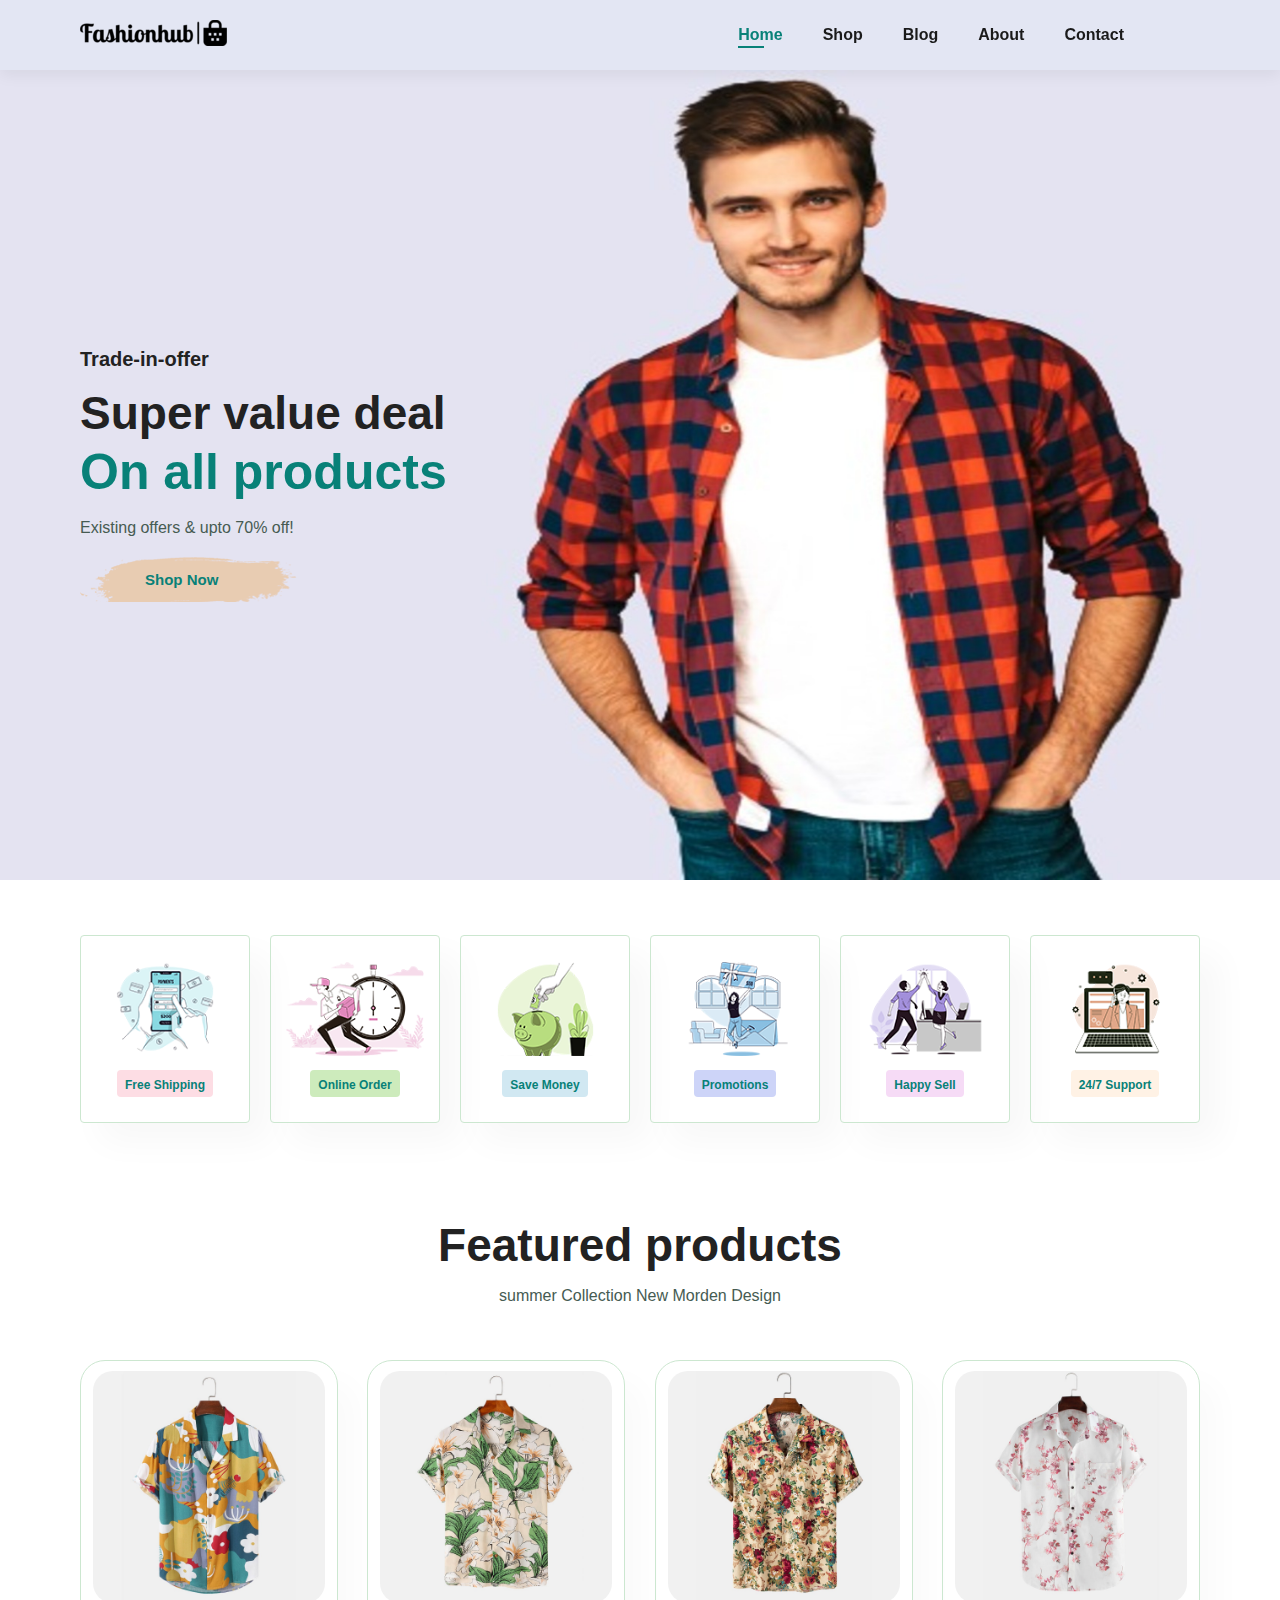
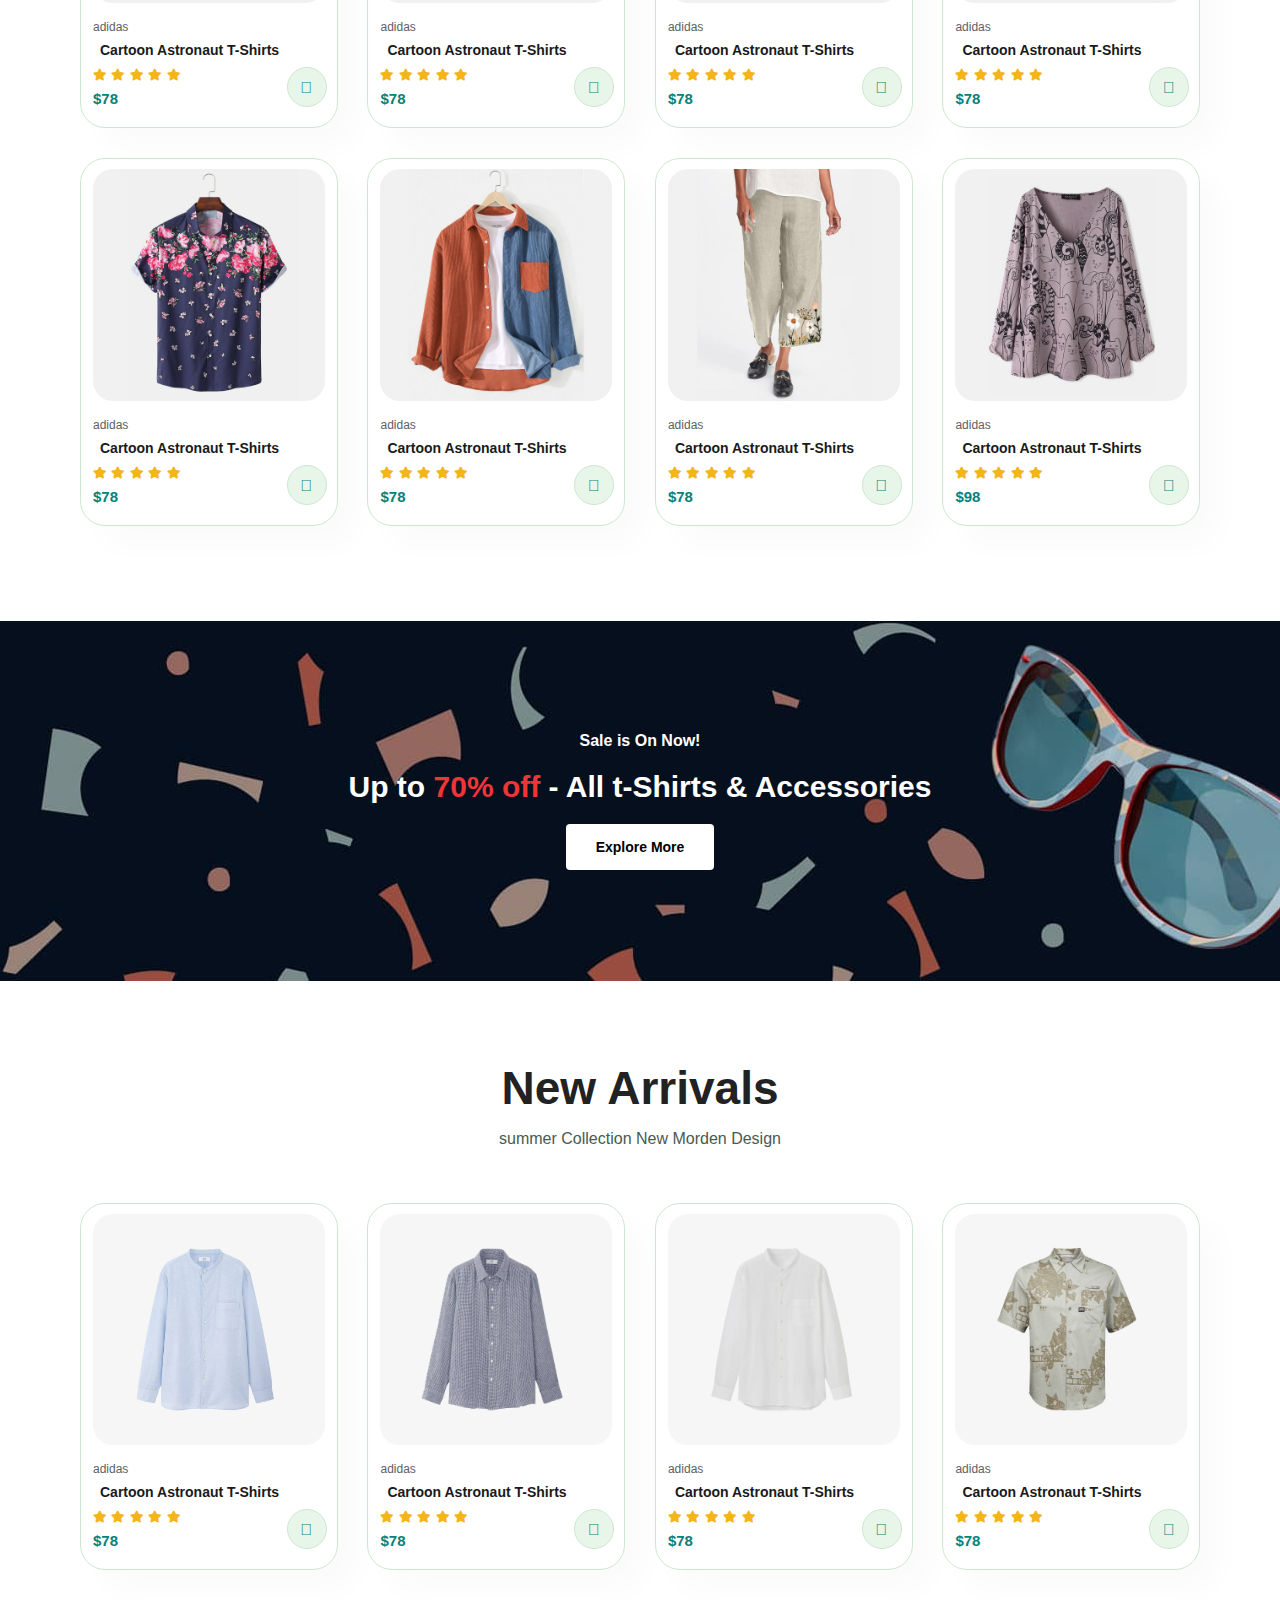
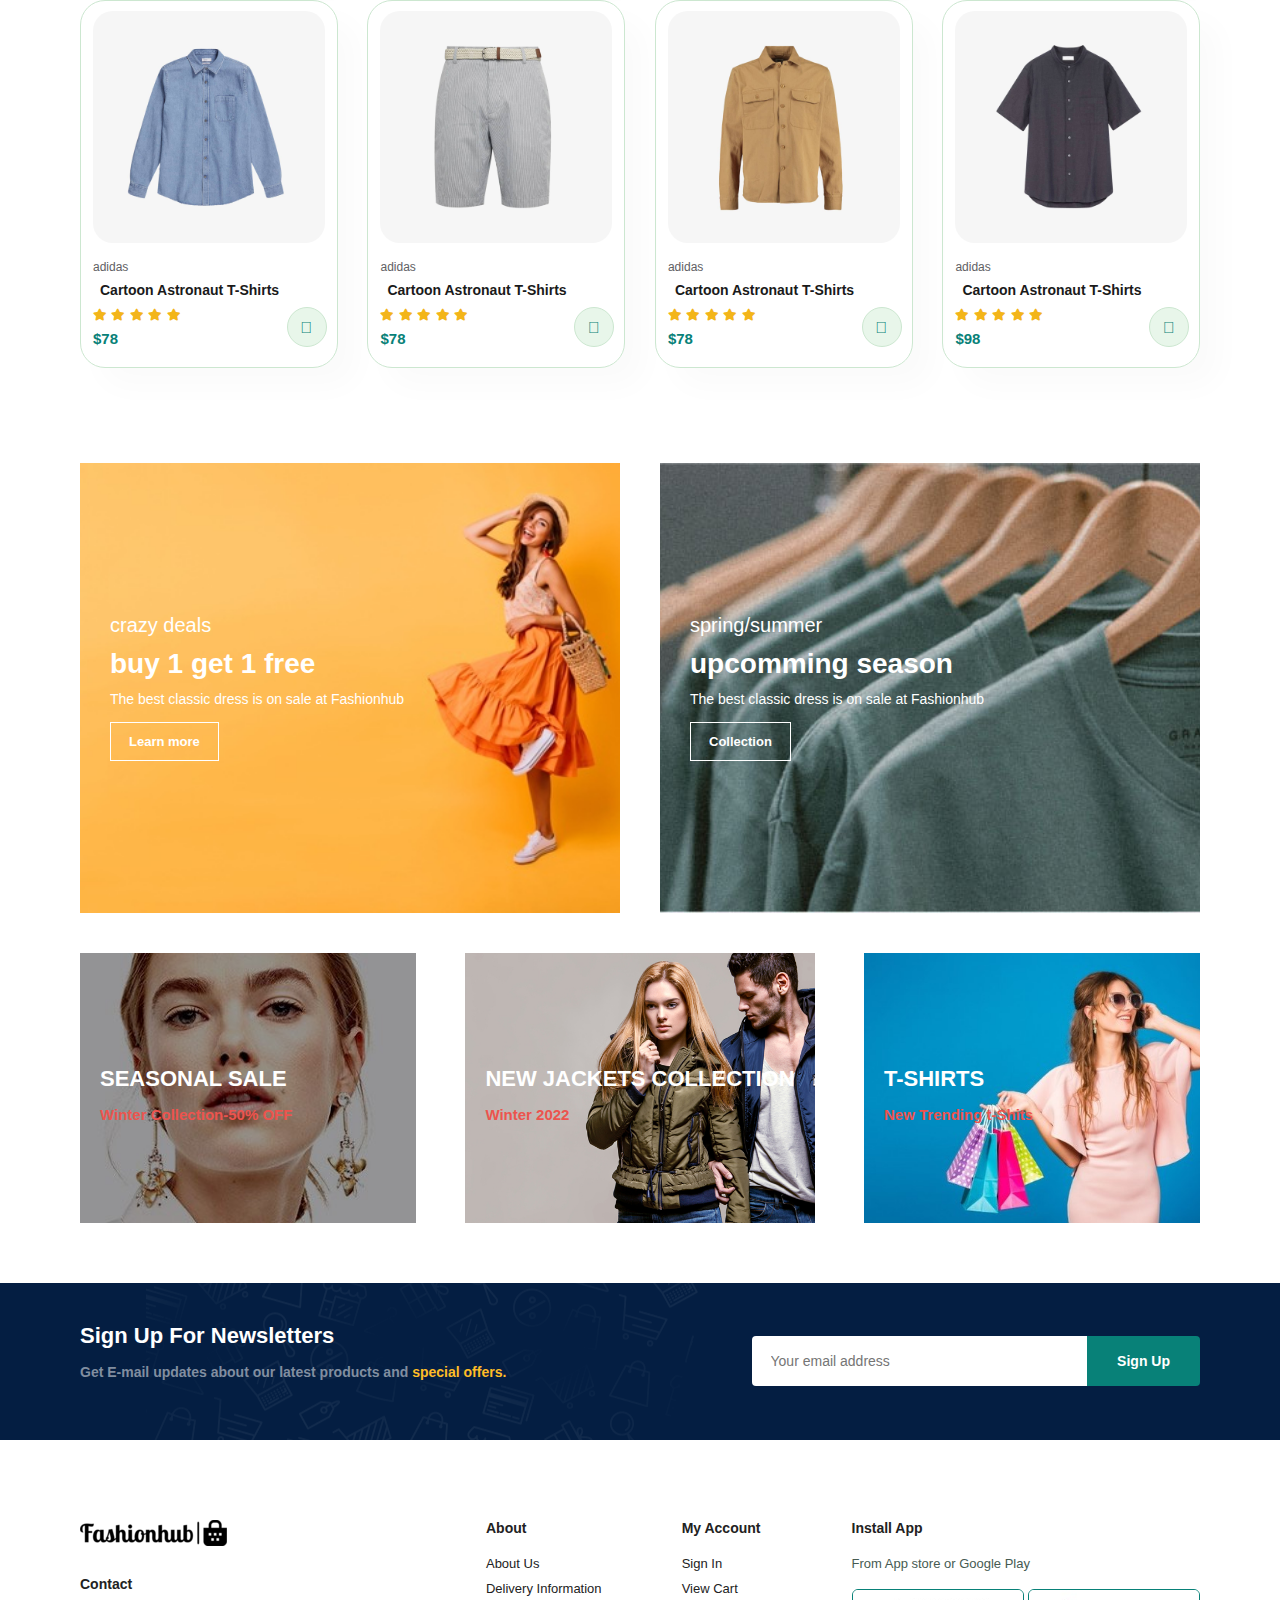
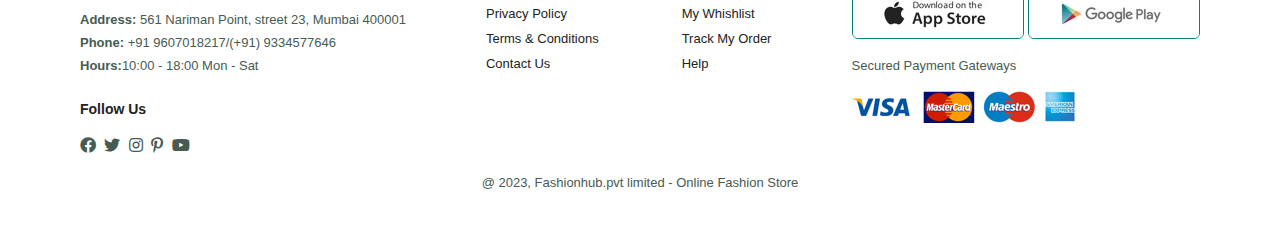
<file: index.html>
<!DOCTYPE html>
<html lang="en">

<head>
    <meta charset="UTF-8">
    <meta http-equiv="X-UA-Compatible" content="IE=edge">
    <meta name="viewport" content="width=device-width, initial-scale=1.0">
    <title>FashionHub</title>
    <link rel="stylesheet" href="https://pro.fontawesome.com/releases/v5.10.0/css/all.css" />
    <link rel="stylesheet" href="style.css">
</head>

<body>
    <section id="header">
        <a href=""><img src="img/logo2.png" class="logo" alt="" srcset=""></a>

        <div>
            <ul id="navbar">
                <li><a class= "active" href="index.html">Home</a></li>
                <li><a href="shop.html">Shop</a></li>
                <li><a href="blog.html">Blog</a></li>
                <li><a href="about.html">About</a></li>
                <li><a href="contact.html">Contact</a></li>
                <li id="lg-bag"><a href="cart.html"><i class="far fa-shopping-bag"></i></a></li>
                <a href="#" id="close"><i class="far fa-times"></i></a>
            </ul>
        </div>
        <div id="mobile">
            <a href="cart.html"><i class="far fa-shopping-bag"></i></a>
            <i id="bar" class="fas fa-outdent"></i>
        </div>
    </section>

    <section id = "hero">
        <h4>Trade-in-offer</h4>
        <h2>Super value deal</h2>
        <h1>On all products</h1>
        <p>Existing offers & upto 70% off!</p>
        <button>Shop Now</button>
    </section>

    <section id="feature" class="section-p1">
        <div class="fe-box">
            <img src="img/features/f1.png" alt="">
            <h6>Free Shipping</h6>
        </div>

        <div class="fe-box">
            <img src="img/features/f2.png" alt="">
            <h6>Online Order</h6>
        </div>

        <div class="fe-box">
            <img src="img/features/f3.png" alt="">
            <h6>Save Money</h6>
        </div>

        <div class="fe-box">
            <img src="img/features/f4.png" alt="">
            <h6>Promotions</h6>
        </div>

        <div class="fe-box">
            <img src="img/features/f5.png" alt="">
            <h6>Happy Sell</h6>
        </div>

        <div class="fe-box">
            <img src="img/features/f6.png" alt="">
            <h6>24/7 Support</h6>
        </div>
    </section>

    <section id="product1" class="section-p1">
        <h2>Featured products</h2>
        <p>summer Collection New Morden Design</p>
        <div class="pro-container">
            <div class="pro" onclick="window.location.href='sproduct.html';">
                <img src="img/products/f1.jpg" alt="">
                <div class="des">
                    <span>adidas</span>
                    <h5>Cartoon Astronaut T-Shirts</h5>
                    <div class="star">
                        <i class="fas fa-star"></i>
                        <i class="fas fa-star"></i>
                        <i class="fas fa-star"></i>
                        <i class="fas fa-star"></i>
                        <i class="fas fa-star"></i>
                    </div>
                    <h4>$78</h4>
                </div>
                <a href=""><i class="fal fa-shopping-cart cart"></i></a>
            </div>

            <div class="pro">
                <img src="img/products/f2.jpg" alt="">
                <div class="des">
                    <span>adidas</span>
                    <h5>Cartoon Astronaut T-Shirts</h5>
                    <div class="star">
                        <i class="fas fa-star"></i>
                        <i class="fas fa-star"></i>
                        <i class="fas fa-star"></i>
                        <i class="fas fa-star"></i>
                        <i class="fas fa-star"></i>
                    </div>
                    <h4>$78</h4>
                </div>
                <a href=""><i class="fal fa-shopping-cart cart"></i></a>
            </div>

            <div class="pro">
                <img src="img/products/f3.jpg" alt="">
                <div class="des">
                    <span>adidas</span>
                    <h5>Cartoon Astronaut T-Shirts</h5>
                    <div class="star">
                        <i class="fas fa-star"></i>
                        <i class="fas fa-star"></i>
                        <i class="fas fa-star"></i>
                        <i class="fas fa-star"></i>
                        <i class="fas fa-star"></i>
                    </div>
                    <h4>$78</h4>
                </div>
                <a href=""><i class="fal fa-shopping-cart cart"></i></a>
            </div>

            <div class="pro">
                <img src="img/products/f4.jpg" alt="">
                <div class="des">
                    <span>adidas</span>
                    <h5>Cartoon Astronaut T-Shirts</h5>
                    <div class="star">
                        <i class="fas fa-star"></i>
                        <i class="fas fa-star"></i>
                        <i class="fas fa-star"></i>
                        <i class="fas fa-star"></i>
                        <i class="fas fa-star"></i>
                    </div>
                    <h4>$78</h4>
                </div>
                <a href=""><i class="fal fa-shopping-cart cart"></i></a>
            </div>

            <div class="pro">
                <img src="img/products/f5.jpg" alt="">
                <div class="des">
                    <span>adidas</span>
                    <h5>Cartoon Astronaut T-Shirts</h5>
                    <div class="star">
                        <i class="fas fa-star"></i>
                        <i class="fas fa-star"></i>
                        <i class="fas fa-star"></i>
                        <i class="fas fa-star"></i>
                        <i class="fas fa-star"></i>
                    </div>
                    <h4>$78</h4>
                </div>
                <a href=""><i class="fal fa-shopping-cart cart"></i></a>
            </div>

            <div class="pro">
                <img src="img/products/f6.jpg" alt="">
                <div class="des">
                    <span>adidas</span>
                    <h5>Cartoon Astronaut T-Shirts</h5>
                    <div class="star">
                        <i class="fas fa-star"></i>
                        <i class="fas fa-star"></i>
                        <i class="fas fa-star"></i>
                        <i class="fas fa-star"></i>
                        <i class="fas fa-star"></i>
                    </div>
                    <h4>$78</h4>
                </div>
                <a href=""><i class="fal fa-shopping-cart cart"></i></a>
            </div>

            <div class="pro">
                <img src="img/products/f7.jpg" alt="">
                <div class="des">
                    <span>adidas</span>
                    <h5>Cartoon Astronaut T-Shirts</h5>
                    <div class="star">
                        <i class="fas fa-star"></i>
                        <i class="fas fa-star"></i>
                        <i class="fas fa-star"></i>
                        <i class="fas fa-star"></i>
                        <i class="fas fa-star"></i>
                    </div>
                    <h4>$78</h4>
                </div>
                <a href=""><i class="fal fa-shopping-cart cart"></i></a>
            </div>

            <div class="pro">
                <img src="img/products/f8.jpg" alt="">
                <div class="des">
                    <span>adidas</span>
                    <h5>Cartoon Astronaut T-Shirts</h5>
                    <div class="star">
                        <i class="fas fa-star"></i>
                        <i class="fas fa-star"></i>
                        <i class="fas fa-star"></i>
                        <i class="fas fa-star"></i>
                        <i class="fas fa-star"></i>
                    </div>
                    <h4>$98</h4>
                </div>
                <a href=""><i class="fal fa-shopping-cart cart"></i></a>
            </div>

        </div>
    </section>

    <section id="banner" class="section-m1">
        <h4>Sale is On Now!</h4>
        <h2>Up to <span>70% off </span>- All t-Shirts & Accessories</h2>
        <button class="normal">Explore More</button>
    </section>

    <!-- New Arrivals <Section> -->
    <section id="product1" class="section-p1">
        <h2>New Arrivals</h2>
        <p>summer Collection New Morden Design</p>
        <div class="pro-container">
            <div class="pro">
                <img src="img/products/n1.jpg" alt="">
                <div class="des">
                    <span>adidas</span>
                    <h5>Cartoon Astronaut T-Shirts</h5>
                    <div class="star">
                        <i class="fas fa-star"></i>
                        <i class="fas fa-star"></i>
                        <i class="fas fa-star"></i>
                        <i class="fas fa-star"></i>
                        <i class="fas fa-star"></i>
                    </div>
                    <h4>$78</h4>
                </div>
                <a href=""><i class="fal fa-shopping-cart cart"></i></a>
            </div>

            <div class="pro">
                <img src="img/products/n2.jpg" alt="">
                <div class="des">
                    <span>adidas</span>
                    <h5>Cartoon Astronaut T-Shirts</h5>
                    <div class="star">
                        <i class="fas fa-star"></i>
                        <i class="fas fa-star"></i>
                        <i class="fas fa-star"></i>
                        <i class="fas fa-star"></i>
                        <i class="fas fa-star"></i>
                    </div>
                    <h4>$78</h4>
                </div>
                <a href=""><i class="fal fa-shopping-cart cart"></i></a>
            </div>

            <div class="pro">
                <img src="img/products/n3.jpg" alt="">
                <div class="des">
                    <span>adidas</span>
                    <h5>Cartoon Astronaut T-Shirts</h5>
                    <div class="star">
                        <i class="fas fa-star"></i>
                        <i class="fas fa-star"></i>
                        <i class="fas fa-star"></i>
                        <i class="fas fa-star"></i>
                        <i class="fas fa-star"></i>
                    </div>
                    <h4>$78</h4>
                </div>
                <a href=""><i class="fal fa-shopping-cart cart"></i></a>
            </div>

            <div class="pro">
                <img src="img/products/n4.jpg" alt="">
                <div class="des">
                    <span>adidas</span>
                    <h5>Cartoon Astronaut T-Shirts</h5>
                    <div class="star">
                        <i class="fas fa-star"></i>
                        <i class="fas fa-star"></i>
                        <i class="fas fa-star"></i>
                        <i class="fas fa-star"></i>
                        <i class="fas fa-star"></i>
                    </div>
                    <h4>$78</h4>
                </div>
                <a href=""><i class="fal fa-shopping-cart cart"></i></a>
            </div>

            <div class="pro">
                <img src="img/products/n5.jpg" alt="">
                <div class="des">
                    <span>adidas</span>
                    <h5>Cartoon Astronaut T-Shirts</h5>
                    <div class="star">
                        <i class="fas fa-star"></i>
                        <i class="fas fa-star"></i>
                        <i class="fas fa-star"></i>
                        <i class="fas fa-star"></i>
                        <i class="fas fa-star"></i>
                    </div>
                    <h4>$78</h4>
                </div>
                <a href=""><i class="fal fa-shopping-cart cart"></i></a>
            </div>

            <div class="pro">
                <img src="img/products/n6.jpg" alt="">
                <div class="des">
                    <span>adidas</span>
                    <h5>Cartoon Astronaut T-Shirts</h5>
                    <div class="star">
                        <i class="fas fa-star"></i>
                        <i class="fas fa-star"></i>
                        <i class="fas fa-star"></i>
                        <i class="fas fa-star"></i>
                        <i class="fas fa-star"></i>
                    </div>
                    <h4>$78</h4>
                </div>
                <a href=""><i class="fal fa-shopping-cart cart"></i></a>
            </div>

            <div class="pro">
                <img src="img/products/n7.jpg" alt="">
                <div class="des">
                    <span>adidas</span>
                    <h5>Cartoon Astronaut T-Shirts</h5>
                    <div class="star">
                        <i class="fas fa-star"></i>
                        <i class="fas fa-star"></i>
                        <i class="fas fa-star"></i>
                        <i class="fas fa-star"></i>
                        <i class="fas fa-star"></i>
                    </div>
                    <h4>$78</h4>
                </div>
                <a href=""><i class="fal fa-shopping-cart cart"></i></a>
            </div>

            <div class="pro">
                <img src="img/products/n8.jpg" alt="">
                <div class="des">
                    <span>adidas</span>
                    <h5>Cartoon Astronaut T-Shirts</h5>
                    <div class="star">
                        <i class="fas fa-star"></i>
                        <i class="fas fa-star"></i>
                        <i class="fas fa-star"></i>
                        <i class="fas fa-star"></i>
                        <i class="fas fa-star"></i>
                    </div>
                    <h4>$98</h4>
                </div>
                <a href=""><i class="fal fa-shopping-cart cart"></i></a>
            </div>

        </div>
    </section>

    <section id="sm-banner" class="section-p1">
        <div class="banner-box">
            <h4>crazy deals</h4>
            <h2>buy 1 get 1 free</h2>
            <span>The best classic dress is on sale at Fashionhub</span>
            <button class="white">Learn more</button>
        </div>

        <div class="banner-box">
            <h4>spring/summer</h4>
            <h2>upcomming season</h2>
            <span>The best classic dress is on sale at Fashionhub</span>
            <button class="white">Collection</button>
        </div>
    </section>

    <section id="banner3">
        <div class="banner-box">
            <h2>SEASONAL SALE</h2>
            <h3>Winter Collection-50% OFF</h3>
        </div>

        <div class="banner-box">
            <h2>NEW JACKETS COLLECTION</h2>
            <h3>Winter 2022</h3>
        </div>

        <div class="banner-box">
            <h2>T-SHIRTS</h2>
            <h3>New Trending t-Shits</h3>
        </div>
    </section>

    <section id="newsletter" class="section-p1 section-m1">
        <div class="newstext">
            <h4>Sign Up For Newsletters</h4>
            <p>Get E-mail updates about our latest products and <span>special offers.</span>
            </p>
        </div>
        <div class="form">
            <input type="text" placeholder="Your email address">
            <button class="normal">Sign Up</button>
        </div>
    </section>

    <footer class="section-p1">
        <div class="col">
            <img class="logo" src="img/logo2.png" alt="">
            <h4>Contact</h4>
            <p><strong>Address:</strong> 561 Nariman Point, street 23, Mumbai 400001</p>
            <p><strong>Phone:</strong> +91 9607018217/(+91) 9334577646</p>
            <p><strong>Hours:</strong>10:00 - 18:00 Mon - Sat</p>
            <div class="follow">
                <h4>Follow Us</h4>
                <div class="icon">
                    <i class="fab fa-facebook"></i>
                    <i class="fab fa-twitter"></i>
                    <i class="fab fa-instagram"></i>
                    <i class="fab fa-pinterest-p"></i>
                    <i class="fab fa-youtube"></i>
                </div>
            </div>
        </div>

        <div class="col">
            <h4>About</h4>
            <a href="#">About Us</a>
            <a href="#">Delivery Information</a>
            <a href="#">Privacy Policy</a>
            <a href="#">Terms & Conditions</a>
            <a href="#">Contact Us</a>
        </div>

        <div class="col">
            <h4>My Account</h4>
            <a href="#">Sign In</a>
            <a href="#">View Cart</a>
            <a href="#">My Whishlist</a>
            <a href="#">Track My Order</a>
            <a href="#">Help</a>
        </div>
        <div class="col install">
            <h4>Install App</h4>
            <p>From App store or Google Play</p>
            <div class="row">
                <img src="img/pay/app.jpg" alt="">
                <img src="img/pay/play.jpg" alt="">
            </div>
            <p>Secured Payment Gateways</p>
            <img src="img/pay/pay.png" alt="">
        </div>

        <div class="copyright">
            <p>@ 2023, Fashionhub.pvt limited - Online Fashion Store</p>
        </div>
    </footer>

    <script src="script.js"></script>
    
</body>

</html>
</file>
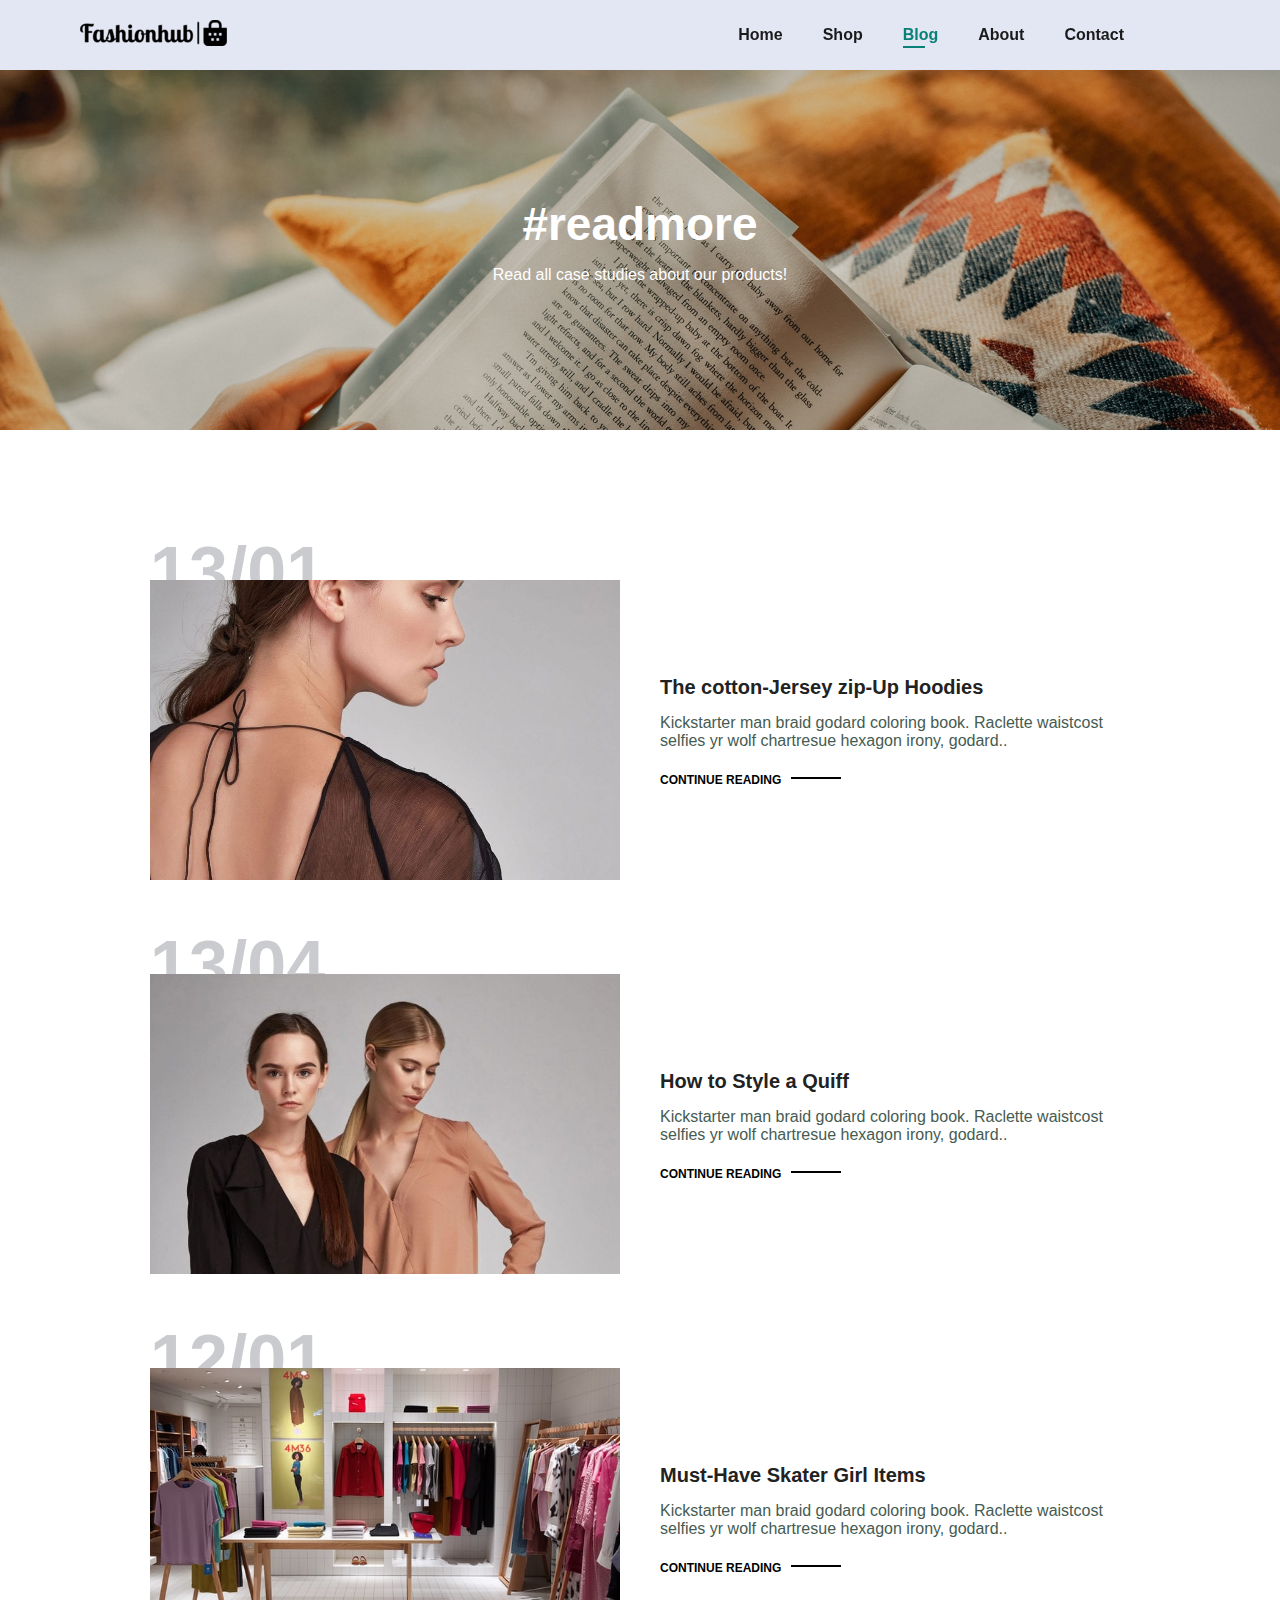
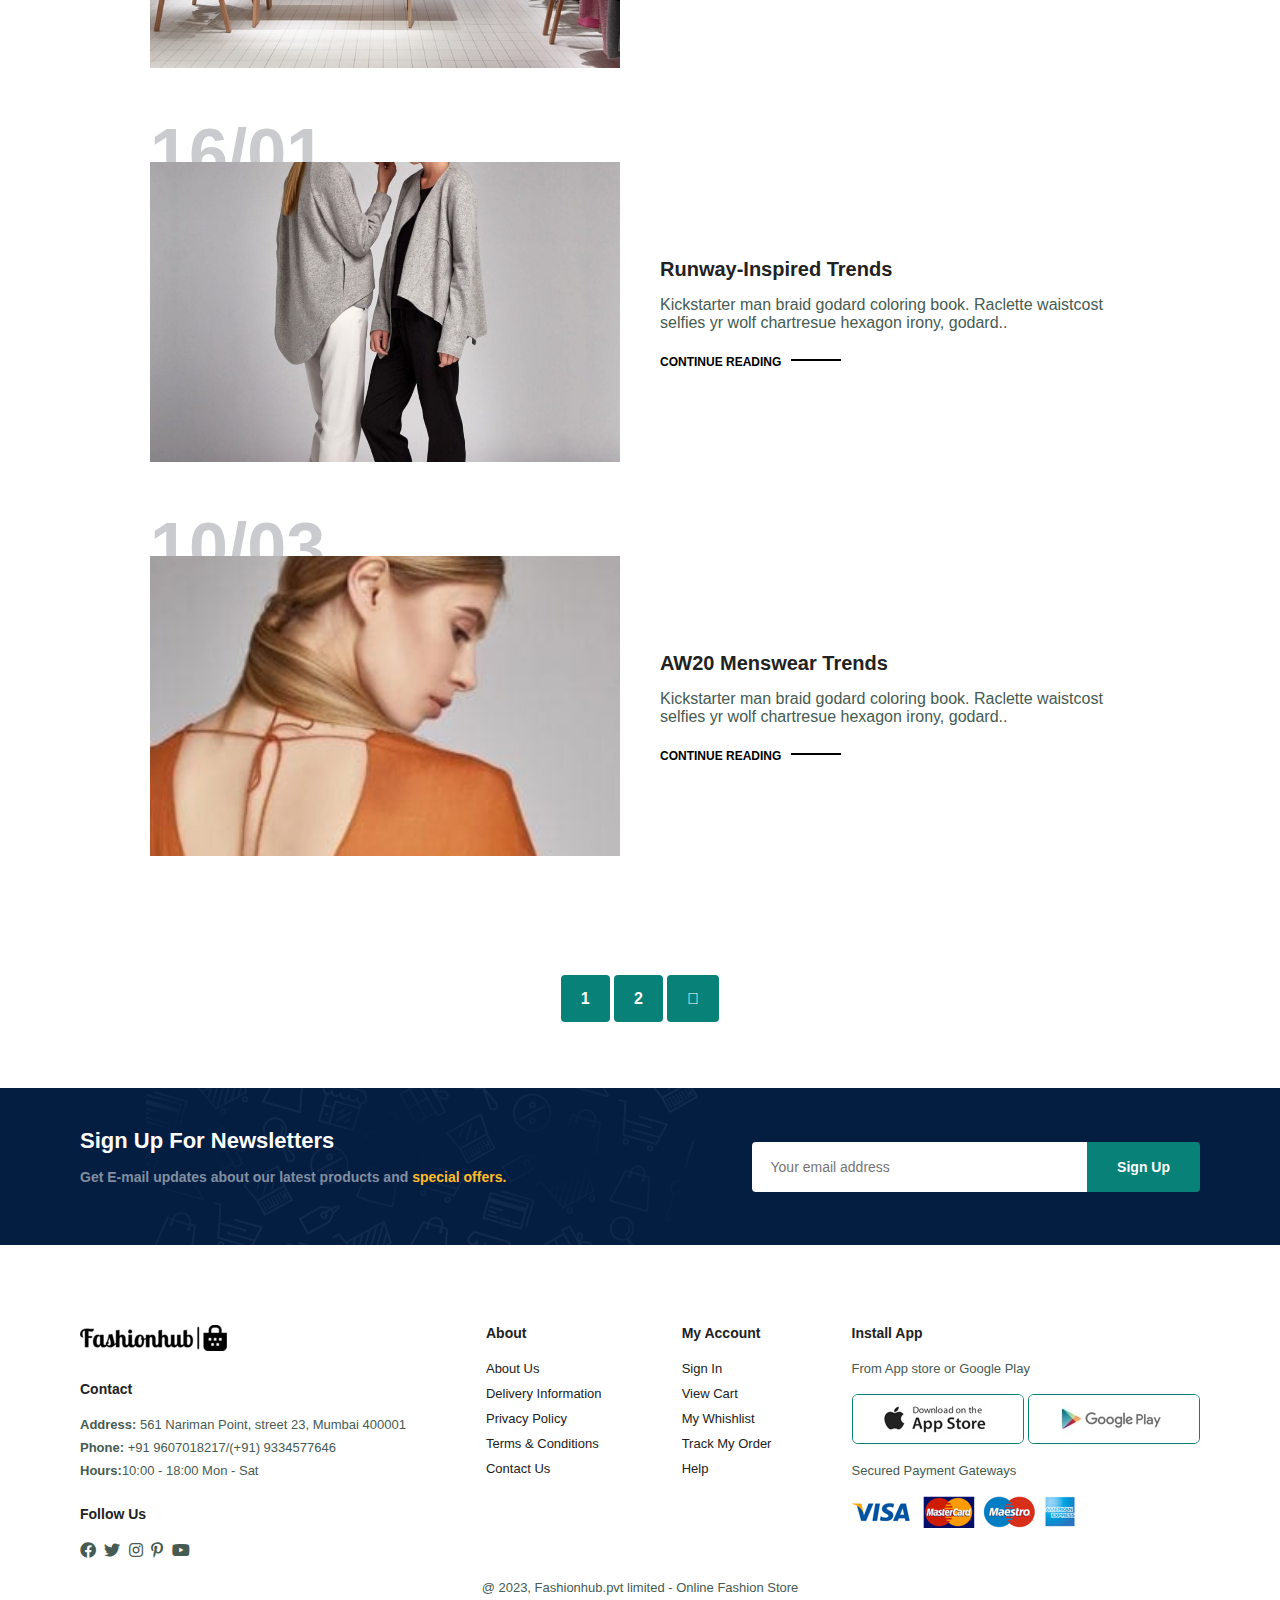
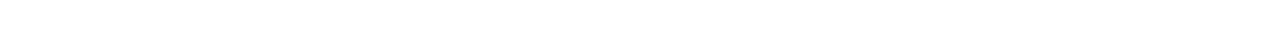
<file: blog.html>
<!DOCTYPE html>
<html lang="en">

<head>
    <meta charset="UTF-8">
    <meta http-equiv="X-UA-Compatible" content="IE=edge">
    <meta name="viewport" content="width=device-width, initial-scale=1.0">
    <title>FashionHub</title>
    <link rel="stylesheet" href="https://pro.fontawesome.com/releases/v5.10.0/css/all.css" />
    <link rel="stylesheet" href="style.css">
</head>

<body>
    <section id="header">
        <a href=""><img src="img/logo2.png" class="logo" alt="" srcset=""></a>

        <div>
            <ul id="navbar">
                <li><a href="index.html">Home</a></li>
                <li><a href="shop.html">Shop</a></li>
                <li><a class= "active" href="blog.html">Blog</a></li>
                <li><a href="about.html">About</a></li>
                <li><a href="contact.html">Contact</a></li>
                <li id="lg-bag"><a href="cart.html"><i class="far fa-shopping-bag"></i></a></li>
                <a href="#" id="close"><i class="far fa-times"></i></a>
            </ul>
        </div>
        <div id="mobile">
            <a href="cart.html"><i class="far fa-shopping-bag"></i></a>
            <i id="bar" class="fas fa-outdent"></i>
        </div>
    </section>

    <section id = "page-header" class="blog-header">
        
        <h2>#readmore</h2>
        
        <p>Read all case studies about our products! </p>
        
    </section>

    <section id="blog">
        <div class="blog-box">
            <div class="blog-img">
                <img src="img/blog/b1.jpg" alt="">
            </div>
            <div class="blog-details">
                <h4>The cotton-Jersey zip-Up Hoodies</h4>
                <p>Kickstarter man braid godard coloring book. Raclette waistcost selfies yr
                    wolf chartresue hexagon irony, godard..
                </p>
                <a href="#">CONTINUE READING</a>
            </div>
            <h1>13/01</h1>
        </div>

        <div class="blog-box">
            <div class="blog-img">
                <img src="img/blog/b2.jpg" alt="">
            </div>
            <div class="blog-details">
                <h4>How to Style a Quiff</h4>
                <p>Kickstarter man braid godard coloring book. Raclette waistcost selfies yr
                    wolf chartresue hexagon irony, godard..
                </p>
                <a href="#">CONTINUE READING</a>
            </div>
            <h1>13/04</h1>
        </div>

        <div class="blog-box">
            <div class="blog-img">
                <img src="img/blog/b3.jpg" alt="">
            </div>
            <div class="blog-details">
                <h4>Must-Have Skater Girl Items</h4>
                <p>Kickstarter man braid godard coloring book. Raclette waistcost selfies yr
                    wolf chartresue hexagon irony, godard..
                </p>
                <a href="#">CONTINUE READING</a>
            </div>
            <h1>12/01</h1>
        </div>

        <div class="blog-box">
            <div class="blog-img">
                <img src="img/blog/b4.jpg" alt="">
            </div>
            <div class="blog-details">
                <h4>Runway-Inspired Trends</h4>
                <p>Kickstarter man braid godard coloring book. Raclette waistcost selfies yr
                    wolf chartresue hexagon irony, godard..
                </p>
                <a href="#">CONTINUE READING</a>
            </div>
            <h1>16/01</h1>
        </div>

        <div class="blog-box">
            <div class="blog-img">
                <img src="img/blog/b7.jpg" alt="">
            </div>
            <div class="blog-details">
                <h4>AW20 Menswear Trends</h4>
                <p>Kickstarter man braid godard coloring book. Raclette waistcost selfies yr
                    wolf chartresue hexagon irony, godard..
                </p>
                <a href="#">CONTINUE READING</a>
            </div>
            <h1>10/03</h1>
        </div>
    </section>

    <section id="pagination" class="section-p1">
        <a href="#">1</a>
        <a href="#">2</a>
        <a href="#"><i class="fal fa-long-arrow-alt-right"></i></a>
    </section>

    <section id="newsletter" class="section-p1 section-m1">
        <div class="newstext">
            <h4>Sign Up For Newsletters</h4>
            <p>Get E-mail updates about our latest products and <span>special offers.</span>
            </p>
        </div>
        <div class="form">
            <input type="text" placeholder="Your email address">
            <button class="normal">Sign Up</button>
        </div>
    </section>

    <footer class="section-p1">
        <div class="col">
            <img class="logo" src="img/logo2.png" alt="">
            <h4>Contact</h4>
            <p><strong>Address:</strong> 561 Nariman Point, street 23, Mumbai 400001</p>
            <p><strong>Phone:</strong> +91 9607018217/(+91) 9334577646</p>
            <p><strong>Hours:</strong>10:00 - 18:00 Mon - Sat</p>
            <div class="follow">
                <h4>Follow Us</h4>
                <div class="icon">
                    <i class="fab fa-facebook"></i>
                    <i class="fab fa-twitter"></i>
                    <i class="fab fa-instagram"></i>
                    <i class="fab fa-pinterest-p"></i>
                    <i class="fab fa-youtube"></i>
                </div>
            </div>
        </div>

        <div class="col">
            <h4>About</h4>
            <a href="#">About Us</a>
            <a href="#">Delivery Information</a>
            <a href="#">Privacy Policy</a>
            <a href="#">Terms & Conditions</a>
            <a href="#">Contact Us</a>
        </div>

        <div class="col">
            <h4>My Account</h4>
            <a href="#">Sign In</a>
            <a href="#">View Cart</a>
            <a href="#">My Whishlist</a>
            <a href="#">Track My Order</a>
            <a href="#">Help</a>
        </div>
        <div class="col install">
            <h4>Install App</h4>
            <p>From App store or Google Play</p>
            <div class="row">
                <img src="img/pay/app.jpg" alt="">
                <img src="img/pay/play.jpg" alt="">
            </div>
            <p>Secured Payment Gateways</p>
            <img src="img/pay/pay.png" alt="">
        </div>

        <div class="copyright">
            <p>@ 2023, Fashionhub.pvt limited - Online Fashion Store</p>
        </div>
    </footer>

    <script src="script.js"></script>
    
</body>

</html>
</file>
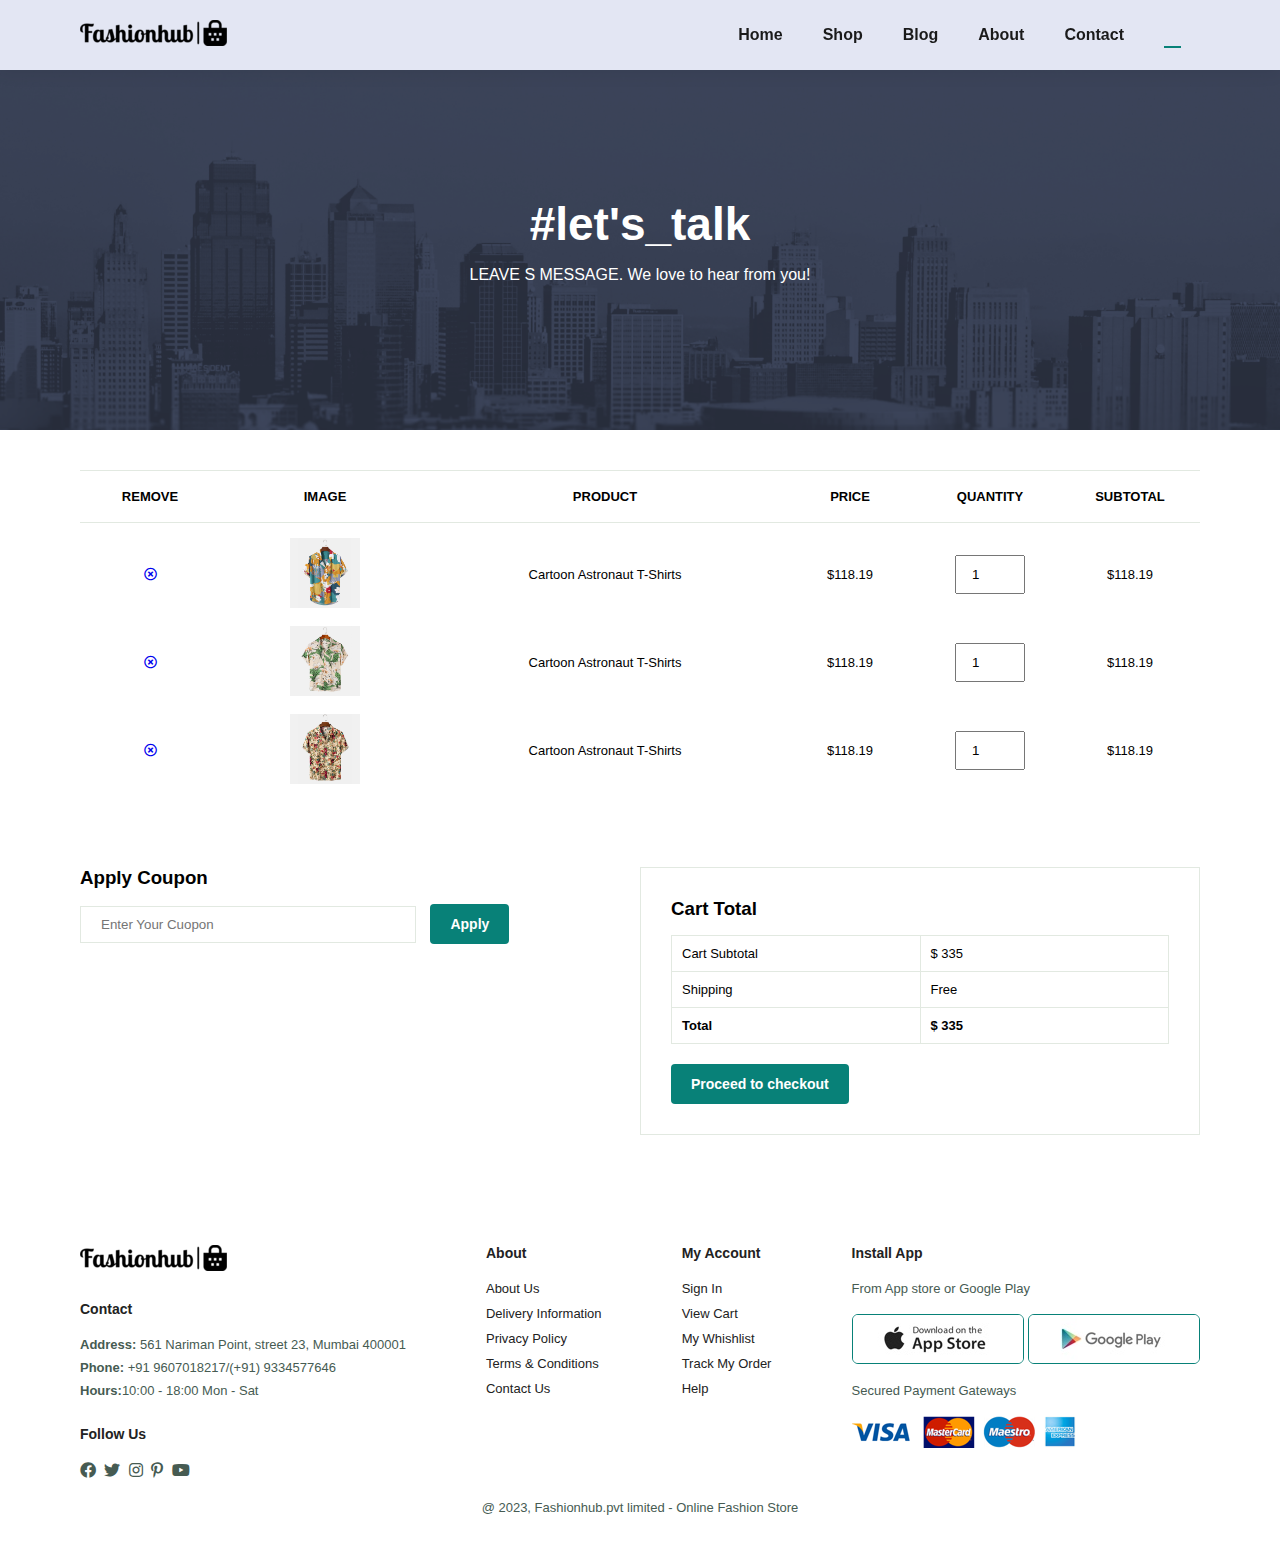
<file: cart.html>
<!DOCTYPE html>
<html lang="en">

<head>
    <meta charset="UTF-8">
    <meta http-equiv="X-UA-Compatible" content="IE=edge">
    <meta name="viewport" content="width=device-width, initial-scale=1.0">
    <title>FashionHub</title>
    <link rel="stylesheet" href="https://pro.fontawesome.com/releases/v5.10.0/css/all.css" />
    <link rel="stylesheet" href="style.css">
</head>

<body>
    <section id="header">
        <a href=""><img src="img/logo2.png" class="logo" alt="" srcset=""></a>

        <div>
            <ul id="navbar">
                <li><a href="index.html">Home</a></li>
                <li><a href="shop.html">Shop</a></li>
                <li><a href="blog.html">Blog</a></li>
                <li><a href="about.html">About</a></li>
                <li><a href="contact.html">Contact</a></li>
                <li id="lg-bag"><a class= "active" href="cart.html"><i class="far fa-shopping-bag"></i></a></li>
                <a href="#" id="close"><i class="far fa-times"></i></a>
            </ul>
        </div>
        <div id="mobile">
            <a href="cart.html"><i class="far fa-shopping-bag"></i></a>
            <i id="bar" class="fas fa-outdent"></i>
        </div>
    </section>

    <!-- <section id = "page-header" class="about-header" >
        
        <h2>#let's_talk</h2>
        
        <p>LEAVE S MESSAGE. We love to hear from you! </p>
        
    </section> -->

    <!-- <section>
        <div class="container">
            <div id="root"></div>
            <div class="sidebar">
                <div class="head"><p>My Cart</p></div>
                <div id="cartItem">Your cart is empty</div>
                <div class="foot">
                    <h3>Total</h3>
                    <h2 id="total">$ 0.00</h2>
                </div>
            </div>
        </div>
    </section> -->
    
    <section id = "page-header" class="about-header" >
        
        <h2>#let's_talk</h2>
        
        <p>LEAVE S MESSAGE. We love to hear from you! </p>
        
    </section>

    <section id="cart" class="section-p1">
        <table width="100%">
            <thead>
                <tr>
                    <td>Remove</td>
                    <td>Image</td>
                    <td>Product</td>
                    <td>Price</td>
                    <td>Quantity</td>
                    <td>Subtotal</td>
                </tr>
            </thead>
            <tbody>
                <tr>
                    <td><a href="#"><i class="far fa-times-circle"></i></a></td>
                    <td><img src="img/products/f1.jpg" alt=""></td>
                    <td>Cartoon Astronaut T-Shirts</td>
                    <td>$118.19</td>
                    <td><input type="number" value="1" min="1"></td>
                    <td>$118.19</td>
                </tr>

                <tr>
                    <td><a href="#"><i class="far fa-times-circle"></i></a></td>
                    <td><img src="img/products/f2.jpg" alt=""></td>
                    <td>Cartoon Astronaut T-Shirts</td>
                    <td>$118.19</td>
                    <td><input type="number" value="1" min="1"></td>
                    <td>$118.19</td>
                </tr>

                <tr>
                    <td><a href="#"><i class="far fa-times-circle"></i></a></td>
                    <td><img src="img/products/f3.jpg" alt=""></td>
                    <td>Cartoon Astronaut T-Shirts</td>
                    <td>$118.19</td>
                    <td><input type="number" value="1" min="1"></td>
                    <td>$118.19</td>
                </tr>
            </tbody>
        </table>
    </section>

    <section id="cart-add" class="section-p1">
        <div id="coupon">
            <h3>Apply Coupon</h3>
            <div>
                <input type="text" placeholder="Enter Your Cuopon">
                <button class="normal">Apply</button>
            </div>
        </div>

        <div id="subtotal">
            <h3>Cart Total</h3>
            <table>
                <tr>
                    <td>Cart Subtotal</td>
                    <td>$ 335</td>
                </tr>
                <tr>
                    <td>Shipping</td>
                    <td>Free</td>
                </tr>
                <tr>
                    <td><strong>Total</strong></td>
                    <td><strong>$ 335</strong></td>
                </tr>
            </table>
            <button class="normal">Proceed to checkout</button>
        </div>
    </section>

    <footer class="section-p1">
        <div class="col">
            <img class="logo" src="img/logo2.png" alt="">
            <h4>Contact</h4>
            <p><strong>Address:</strong> 561 Nariman Point, street 23, Mumbai 400001</p>
            <p><strong>Phone:</strong> +91 9607018217/(+91) 9334577646</p>
            <p><strong>Hours:</strong>10:00 - 18:00 Mon - Sat</p>
            <div class="follow">
                <h4>Follow Us</h4>
                <div class="icon">
                    <i class="fab fa-facebook"></i>
                    <i class="fab fa-twitter"></i>
                    <i class="fab fa-instagram"></i>
                    <i class="fab fa-pinterest-p"></i>
                    <i class="fab fa-youtube"></i>
                </div>
            </div>
        </div>

        <div class="col">
            <h4>About</h4>
            <a href="#">About Us</a>
            <a href="#">Delivery Information</a>
            <a href="#">Privacy Policy</a>
            <a href="#">Terms & Conditions</a>
            <a href="#">Contact Us</a>
        </div>

        <div class="col">
            <h4>My Account</h4>
            <a href="#">Sign In</a>
            <a href="#">View Cart</a>
            <a href="#">My Whishlist</a>
            <a href="#">Track My Order</a>
            <a href="#">Help</a>
        </div>
        <div class="col install">
            <h4>Install App</h4>
            <p>From App store or Google Play</p>
            <div class="row">
                <img src="img/pay/app.jpg" alt="">
                <img src="img/pay/play.jpg" alt="">
            </div>
            <p>Secured Payment Gateways</p>
            <img src="img/pay/pay.png" alt="">
        </div>

        <div class="copyright">
            <p>@ 2023, Fashionhub.pvt limited - Online Fashion Store</p>
        </div>
    </footer>

    <script src="script.js"></script>
    
</body>

</html>
</file>
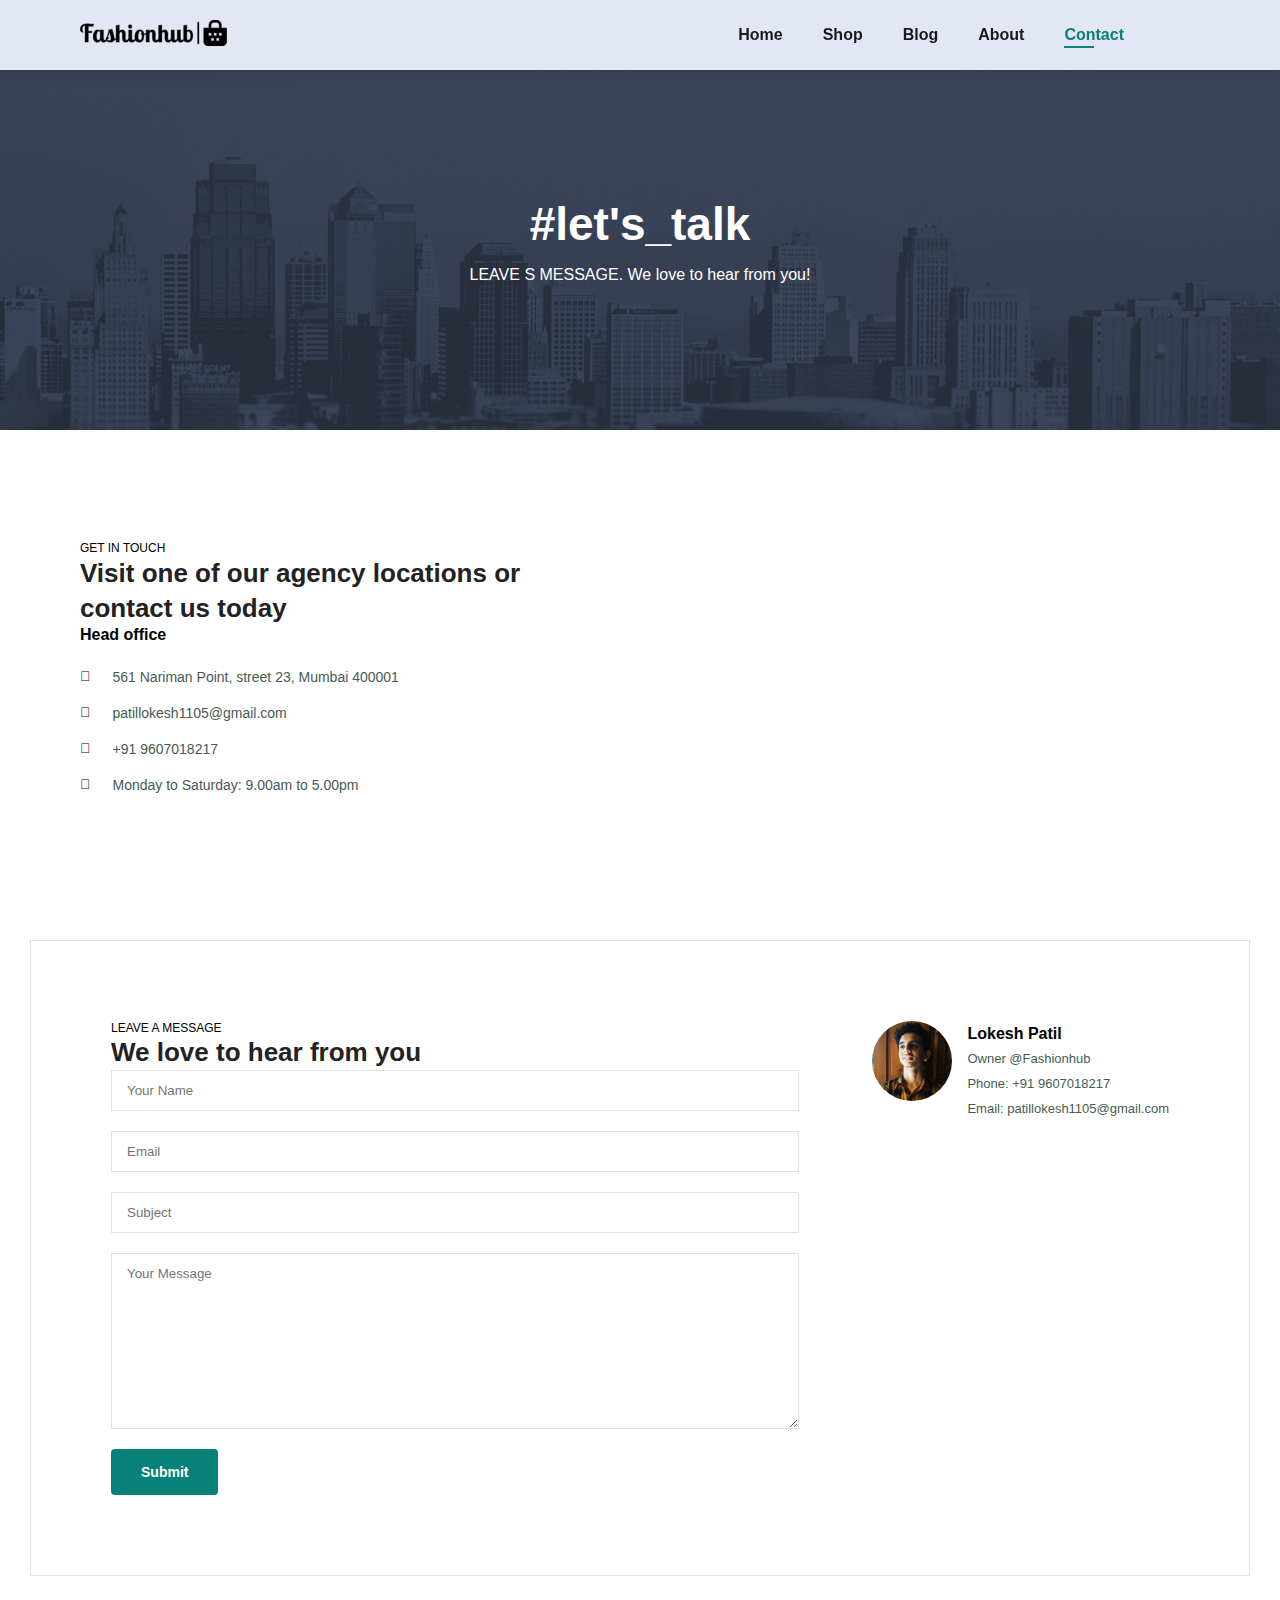
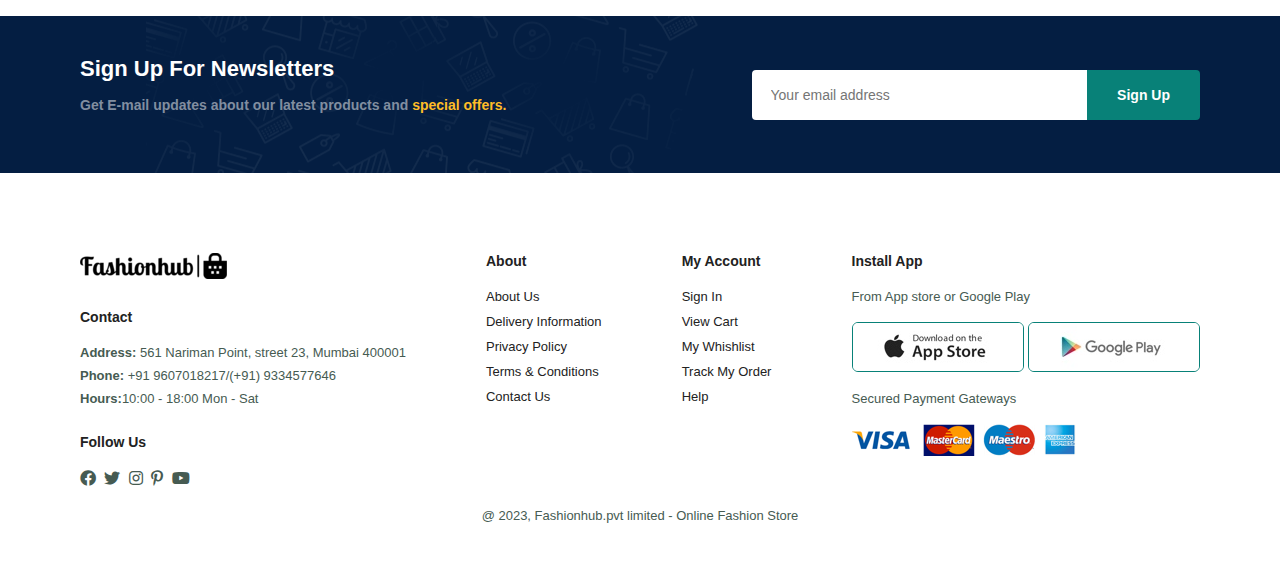
<file: contact.html>
<!DOCTYPE html>
<html lang="en">

<head>
    <meta charset="UTF-8">
    <meta http-equiv="X-UA-Compatible" content="IE=edge">
    <meta name="viewport" content="width=device-width, initial-scale=1.0">
    <title>FashionHub</title>
    <link rel="stylesheet" href="https://pro.fontawesome.com/releases/v5.10.0/css/all.css" />
    <link rel="stylesheet" href="style.css">
</head>

<body>
    <section id="header">
        <a href=""><img src="img/logo2.png" class="logo" alt="" srcset=""></a>

        <div>
            <ul id="navbar">
                <li><a href="index.html">Home</a></li>
                <li><a href="shop.html">Shop</a></li>
                <li><a href="blog.html">Blog</a></li>
                <li><a href="about.html">About</a></li>
                <li><a class= "active" href="contact.html">Contact</a></li>
                <li id="lg-bag"><a href="cart.html"><i class="far fa-shopping-bag"></i></a></li>
                <a href="#" id="close"><i class="far fa-times"></i></a>
            </ul>
        </div>
        <div id="mobile">
            <a href="cart.html"><i class="far fa-shopping-bag"></i></a>
            <i id="bar" class="fas fa-outdent"></i>
        </div>
    </section>

    <section id = "page-header" class="about-header" >
        
        <h2>#let's_talk</h2>
        
        <p>LEAVE S MESSAGE. We love to hear from you! </p>
        
    </section>

    <section id="contact-details" class="section-p1">
        <div class="details">
            <span>GET IN TOUCH</span>
            <h2>Visit one of our agency locations or contact us today</h2>
            <h3>Head office</h3>
            <div>
                <li>
                    <i class="fal fa-map-marker-alt"></i>
                    <p>561 Nariman Point, street 23, Mumbai 400001</p>
                </li>

                <li>
                    <i class="fal fa-envelope"></i>
                    <p>patillokesh1105@gmail.com</p>
                </li>

                <li>
                    <i class="fal fa-phone-alt"></i>
                    <p>+91 9607018217</p>
                </li>

                <li>
                    <i class="fal fa-clock"></i>
                    <p>Monday to Saturday: 9.00am to 5.00pm</p>
                </li>
            </div>
        </div>

        <div class="map">
            <iframe src="https://www.google.com/maps/embed?pb=!1m18!1m12!1m3!1d7548.297923221042!2d72.
            81889952159601!3d18.92479954761958!2m3!1f0!2f0!3f0!3m2!1i1024!2i768!4f13.1!3m3!1m2!1s0x3be
            7d1e95bee9cff%3A0x347c4d95cbed4988!2sNariman%20Point%2C%20Mumbai%2C%20Maharashtra!5e0!3m2!
            1sen!2sin!4v1675427217714!5m2!1sen!2sin" width="600" height="450" style="border:0;" 
            allowfullscreen="" loading="lazy" referrerpolicy="no-referrer-when-downgrade"></iframe>
        </div>
    </section>

    <section id="form-details">
        <form action="">
            <span>LEAVE A MESSAGE</span>
            <h2>We love to hear from you</h2>
            <input type="text" placeholder="Your Name">
            <input type="text" placeholder="Email">
            <input type="text" placeholder="Subject">
            <textarea name="" id="" cols="30" rows="10" placeholder="Your Message"></textarea>
            <button class="normal">Submit</button>
        </form>

        <div class="people">
            <div>
                <img src="img/people/Lokesh1.jpg" alt="">
                <p><span>Lokesh Patil </span>Owner @Fashionhub <br> Phone: +91 9607018217
                <br>Email: patillokesh1105@gmail.com</p>
            </div>
        </div>
    </section>

    <section id="newsletter" class="section-p1 section-m1">
        <div class="newstext">
            <h4>Sign Up For Newsletters</h4>
            <p>Get E-mail updates about our latest products and <span>special offers.</span>
            </p>
        </div>
        <div class="form">
            <input type="text" placeholder="Your email address">
            <button class="normal">Sign Up</button>
        </div>
    </section>

    <footer class="section-p1">
        <div class="col">
            <img class="logo" src="img/logo2.png" alt="">
            <h4>Contact</h4>
            <p><strong>Address:</strong> 561 Nariman Point, street 23, Mumbai 400001</p>
            <p><strong>Phone:</strong> +91 9607018217/(+91) 9334577646</p>
            <p><strong>Hours:</strong>10:00 - 18:00 Mon - Sat</p>
            <div class="follow">
                <h4>Follow Us</h4>
                <div class="icon">
                    <i class="fab fa-facebook"></i>
                    <i class="fab fa-twitter"></i>
                    <i class="fab fa-instagram"></i>
                    <i class="fab fa-pinterest-p"></i>
                    <i class="fab fa-youtube"></i>
                </div>
            </div>
        </div>

        <div class="col">
            <h4>About</h4>
            <a href="#">About Us</a>
            <a href="#">Delivery Information</a>
            <a href="#">Privacy Policy</a>
            <a href="#">Terms & Conditions</a>
            <a href="#">Contact Us</a>
        </div>

        <div class="col">
            <h4>My Account</h4>
            <a href="#">Sign In</a>
            <a href="#">View Cart</a>
            <a href="#">My Whishlist</a>
            <a href="#">Track My Order</a>
            <a href="#">Help</a>
        </div>
        <div class="col install">
            <h4>Install App</h4>
            <p>From App store or Google Play</p>
            <div class="row">
                <img src="img/pay/app.jpg" alt="">
                <img src="img/pay/play.jpg" alt="">
            </div>
            <p>Secured Payment Gateways</p>
            <img src="img/pay/pay.png" alt="">
        </div>

        <div class="copyright">
            <p>@ 2023, Fashionhub.pvt limited - Online Fashion Store</p>
        </div>
    </footer>

    <script src="script.js"></script>
    
</body>

</html>
</file>
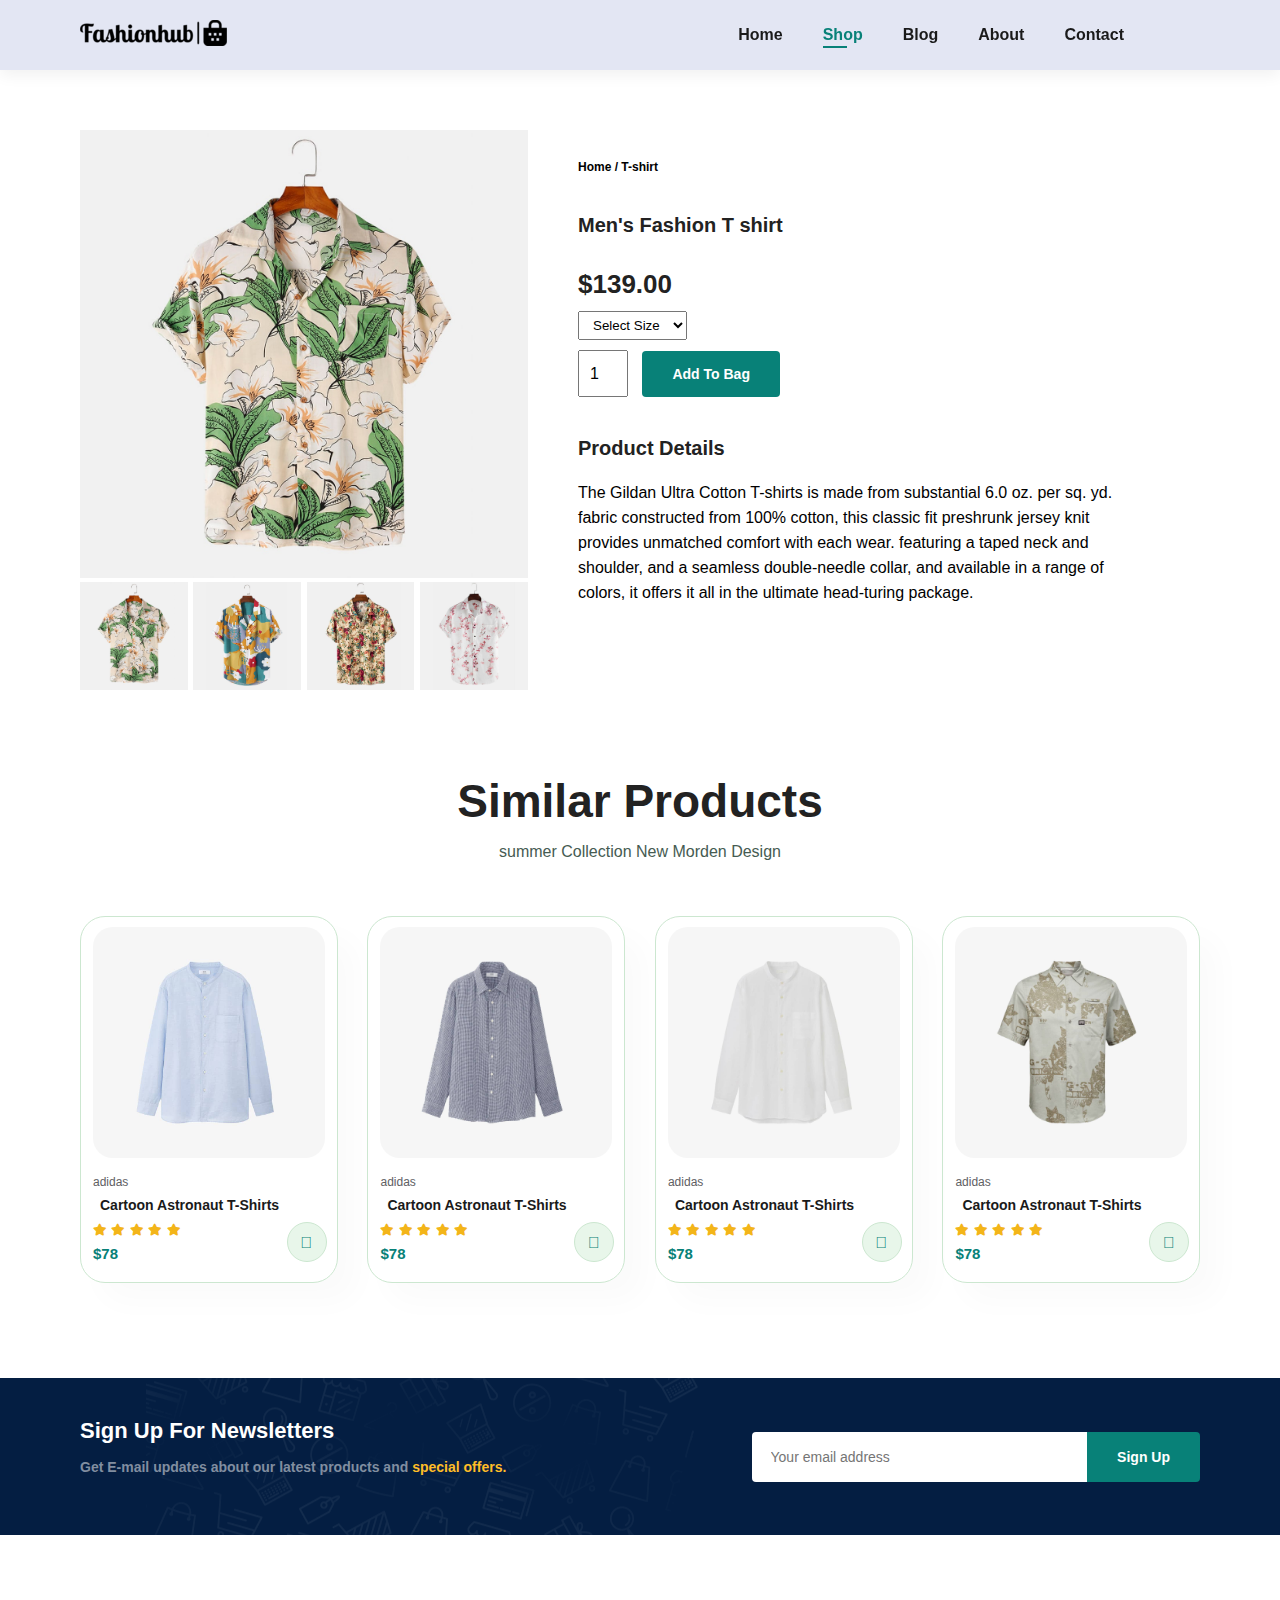
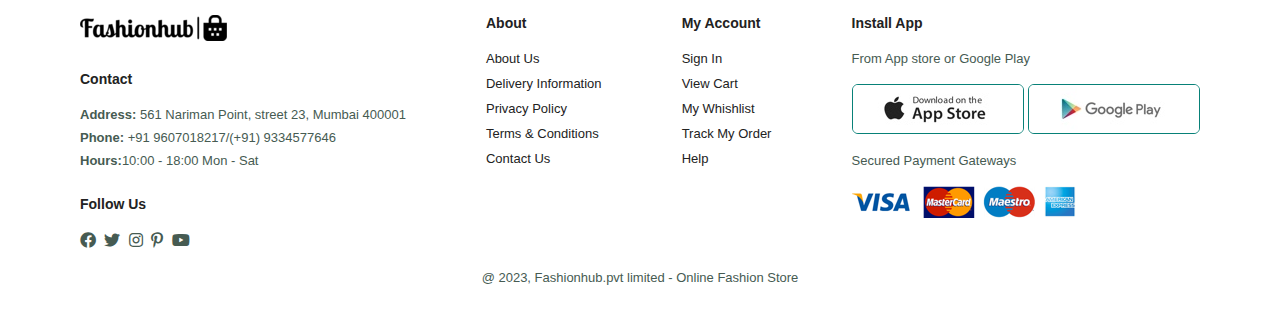
<file: pro2.html>
<!DOCTYPE html>
<html lang="en">

<head>
    <meta charset="UTF-8">
    <meta http-equiv="X-UA-Compatible" content="IE=edge">
    <meta name="viewport" content="width=device-width, initial-scale=1.0">
    <title>FashionHub</title>
    <link rel="stylesheet" href="https://pro.fontawesome.com/releases/v5.10.0/css/all.css" />
    <link rel="stylesheet" href="style.css">
</head>

<body>
    <section id="header">
        <a href=""><img src="img/logo2.png" class="logo" alt="" srcset=""></a>

        <div>
            <ul id="navbar">
                <li><a href="index.html">Home</a></li>
                <li><a class= "active" href="shop.html">Shop</a></li>
                <li><a href="blog.html">Blog</a></li>
                <li><a href="about.html">About</a></li>
                <li><a href="contact.html">Contact</a></li>
                <li id="lg-bag"><a href="cart.html"><i class="far fa-shopping-bag"></i></a></li>
                <a href="#" id="close"><i class="far fa-times"></i></a>
            </ul>
        </div>
        <div id="mobile">
            <a href="cart.html"><i class="far fa-shopping-bag"></i></a>
            <i id="bar" class="fas fa-outdent"></i>
        </div>
    </section>

    <section id="prodetails" class="section-p1">
        <div class="single-pro-image">
            <img src="img/products/f2.jpg" width="100%" id="MainImg" alt="">
    
            <div class="small-img-group">
                <div class="small-img-col">
                    <img src="img/products/f2.jpg" width="100%" class="small-img" alt="">
                </div>
    
                <div class="small-img-col">
                    <img src="img/products/f1.jpg" width="100%" class="small-img" alt="">
                </div>
    
                <div class="small-img-col">
                    <img src="img/products/f3.jpg" width="100%" class="small-img" alt="">
                </div>
    
                <div class="small-img-col">
                    <img src="img/products/f4.jpg" width="100%" class="small-img" alt="">
                </div>
            </div>
        </div>
    
        <div class="single-pro-details">
            <h6>Home / T-shirt</h6>
            <h4>Men's Fashion T shirt</h4>
            <h2>$139.00</h2>
            <select>
                <option>Select Size</option>
                <option>XL</option>
                <option>L</option>
                <option>M</option>
                <option>S</option>
            </select>
            <input type="number" min="1" value="1">
            <button class="normal">Add To Bag</button>
            <h4>Product Details</h4>
            <span>The Gildan Ultra Cotton T-shirts is made from substantial 6.0 oz. per 
            sq. yd. fabric constructed from 100% cotton, this classic fit preshrunk
            jersey knit provides unmatched comfort with each wear. featuring a taped neck
            and shoulder, and a seamless double-needle collar, and available in a range
            of colors, it offers it all in the ultimate head-turing package.</span>
        </div>
    </section>

    <section id="product1" class="section-p1">
        <h2>Similar Products</h2>
        <p>summer Collection New Morden Design</p>
        <div class="pro-container">
            <div class="pro">
                <img src="img/products/n1.jpg" alt="">
                <div class="des">
                    <span>adidas</span>
                    <h5>Cartoon Astronaut T-Shirts</h5>
                    <div class="star">
                        <i class="fas fa-star"></i>
                        <i class="fas fa-star"></i>
                        <i class="fas fa-star"></i>
                        <i class="fas fa-star"></i>
                        <i class="fas fa-star"></i>
                    </div>
                    <h4>$78</h4>
                </div>
                <a href=""><i class="fal fa-shopping-cart cart"></i></a>
            </div>

            <div class="pro">
                <img src="img/products/n2.jpg" alt="">
                <div class="des">
                    <span>adidas</span>
                    <h5>Cartoon Astronaut T-Shirts</h5>
                    <div class="star">
                        <i class="fas fa-star"></i>
                        <i class="fas fa-star"></i>
                        <i class="fas fa-star"></i>
                        <i class="fas fa-star"></i>
                        <i class="fas fa-star"></i>
                    </div>
                    <h4>$78</h4>
                </div>
                <a href=""><i class="fal fa-shopping-cart cart"></i></a>
            </div>

            <div class="pro">
                <img src="img/products/n3.jpg" alt="">
                <div class="des">
                    <span>adidas</span>
                    <h5>Cartoon Astronaut T-Shirts</h5>
                    <div class="star">
                        <i class="fas fa-star"></i>
                        <i class="fas fa-star"></i>
                        <i class="fas fa-star"></i>
                        <i class="fas fa-star"></i>
                        <i class="fas fa-star"></i>
                    </div>
                    <h4>$78</h4>
                </div>
                <a href=""><i class="fal fa-shopping-cart cart"></i></a>
            </div>

            <div class="pro">
                <img src="img/products/n4.jpg" alt="">
                <div class="des">
                    <span>adidas</span>
                    <h5>Cartoon Astronaut T-Shirts</h5>
                    <div class="star">
                        <i class="fas fa-star"></i>
                        <i class="fas fa-star"></i>
                        <i class="fas fa-star"></i>
                        <i class="fas fa-star"></i>
                        <i class="fas fa-star"></i>
                    </div>
                    <h4>$78</h4>
                </div>
                <a href=""><i class="fal fa-shopping-cart cart"></i></a>
            </div>


        </div>
    </section>
    
    <section id="newsletter" class="section-p1 section-m1">
        <div class="newstext">
            <h4>Sign Up For Newsletters</h4>
            <p>Get E-mail updates about our latest products and <span>special offers.</span>
            </p>
        </div>
        <div class="form">
            <input type="text" placeholder="Your email address">
            <button class="normal">Sign Up</button>
        </div>
    </section>

    <footer class="section-p1">
        <div class="col">
            <img class="logo" src="img/logo2.png" alt="">
            <h4>Contact</h4>
            <p><strong>Address:</strong> 561 Nariman Point, street 23, Mumbai 400001</p>
            <p><strong>Phone:</strong> +91 9607018217/(+91) 9334577646</p>
            <p><strong>Hours:</strong>10:00 - 18:00 Mon - Sat</p>
            <div class="follow">
                <h4>Follow Us</h4>
                <div class="icon">
                    <i class="fab fa-facebook"></i>
                    <i class="fab fa-twitter"></i>
                    <i class="fab fa-instagram"></i>
                    <i class="fab fa-pinterest-p"></i>
                    <i class="fab fa-youtube"></i>
                </div>
            </div>
        </div>

        <div class="col">
            <h4>About</h4>
            <a href="#">About Us</a>
            <a href="#">Delivery Information</a>
            <a href="#">Privacy Policy</a>
            <a href="#">Terms & Conditions</a>
            <a href="#">Contact Us</a>
        </div>

        <div class="col">
            <h4>My Account</h4>
            <a href="#">Sign In</a>
            <a href="#">View Cart</a>
            <a href="#">My Whishlist</a>
            <a href="#">Track My Order</a>
            <a href="#">Help</a>
        </div>
        <div class="col install">
            <h4>Install App</h4>
            <p>From App store or Google Play</p>
            <div class="row">
                <img src="img/pay/app.jpg" alt="">
                <img src="img/pay/play.jpg" alt="">
            </div>
            <p>Secured Payment Gateways</p>
            <img src="img/pay/pay.png" alt="">
        </div>

        <div class="copyright">
            <p>@ 2023, Fashionhub.pvt limited - Online Fashion Store</p>
        </div>
    </footer>

    <script>
        var MainImg = document.getElementById("MainImg");
        var smallimg = document.getElementsByClassName("small-img");

        smallimg[0].onclick = function(){
            MainImg.src = smallimg[0].src;
        }
        smallimg[1].onclick = function(){
            MainImg.src = smallimg[1].src;
        }
        smallimg[2].onclick = function(){
            MainImg.src = smallimg[2].src;
        }
        smallimg[3].onclick = function(){
            MainImg.src = smallimg[3].src;
        }
    </script>

    <script src="script.js"></script>
    
</body>

</html>
</file>
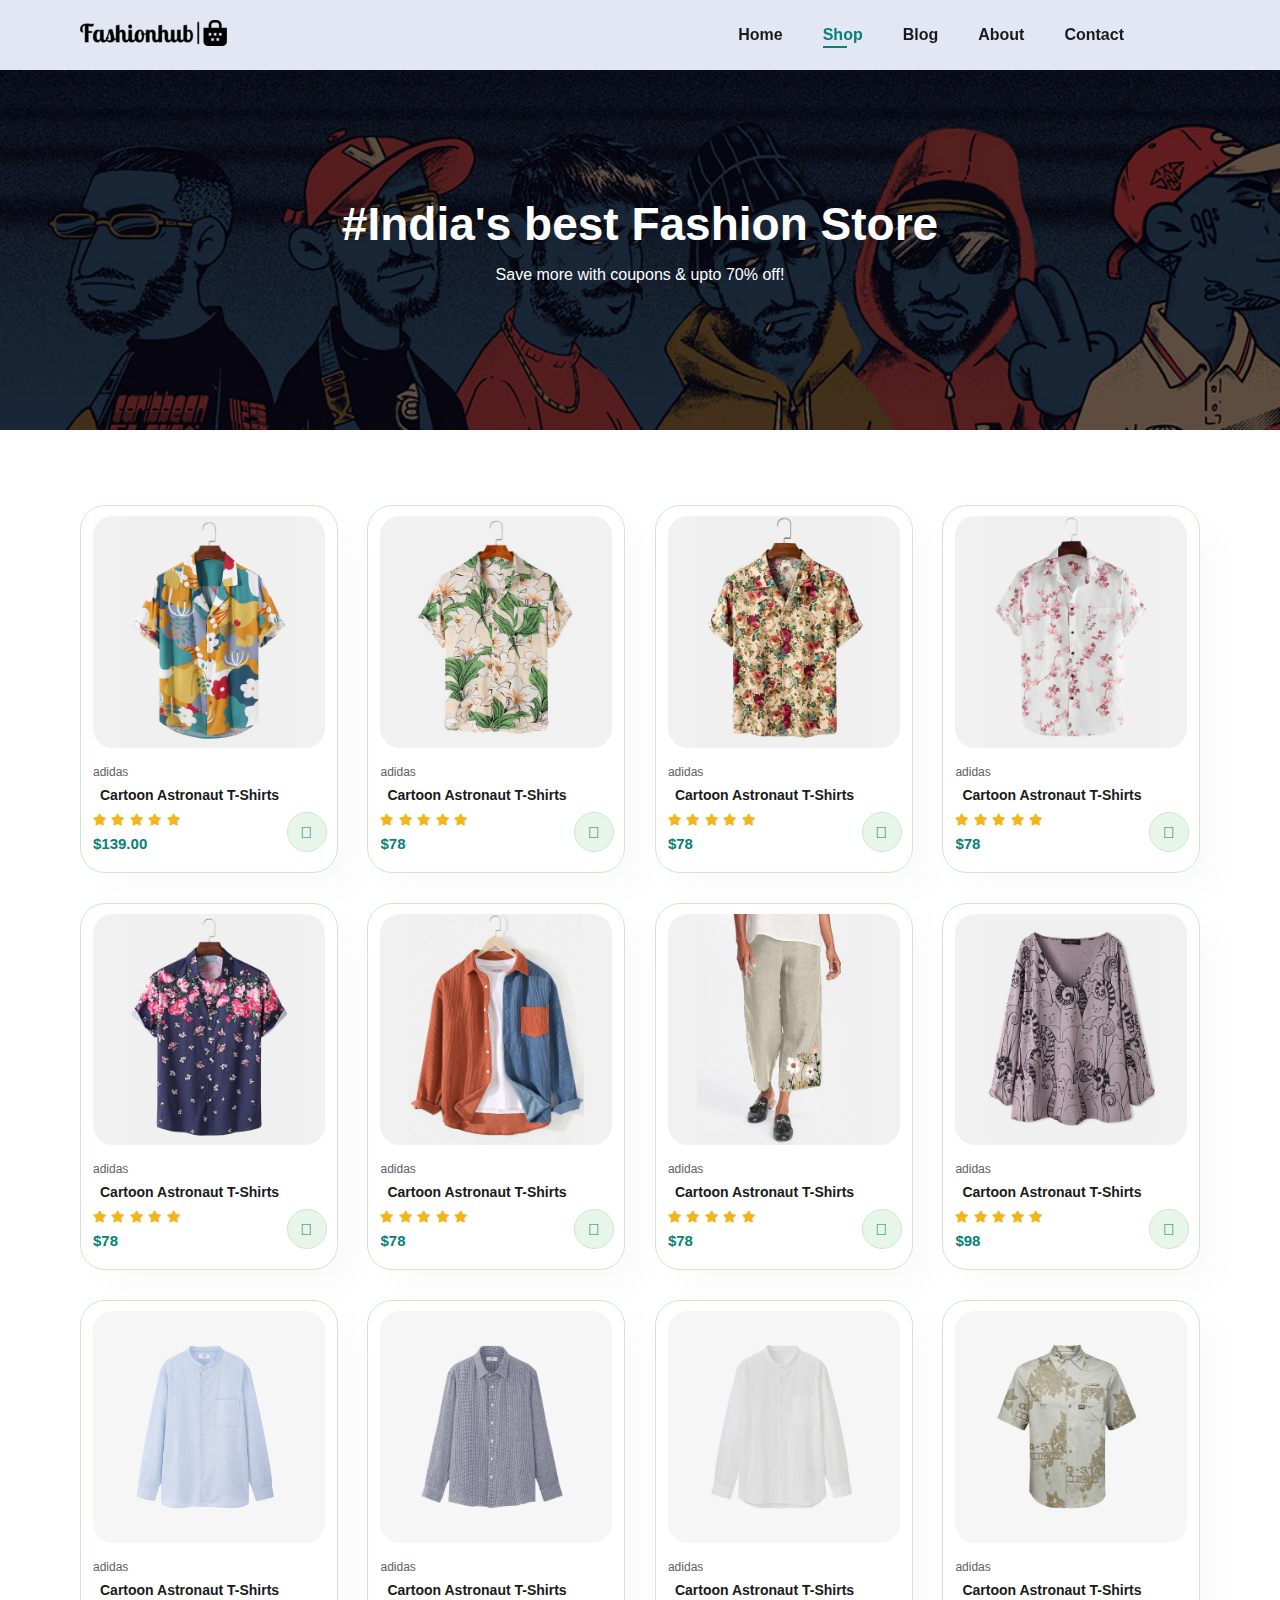
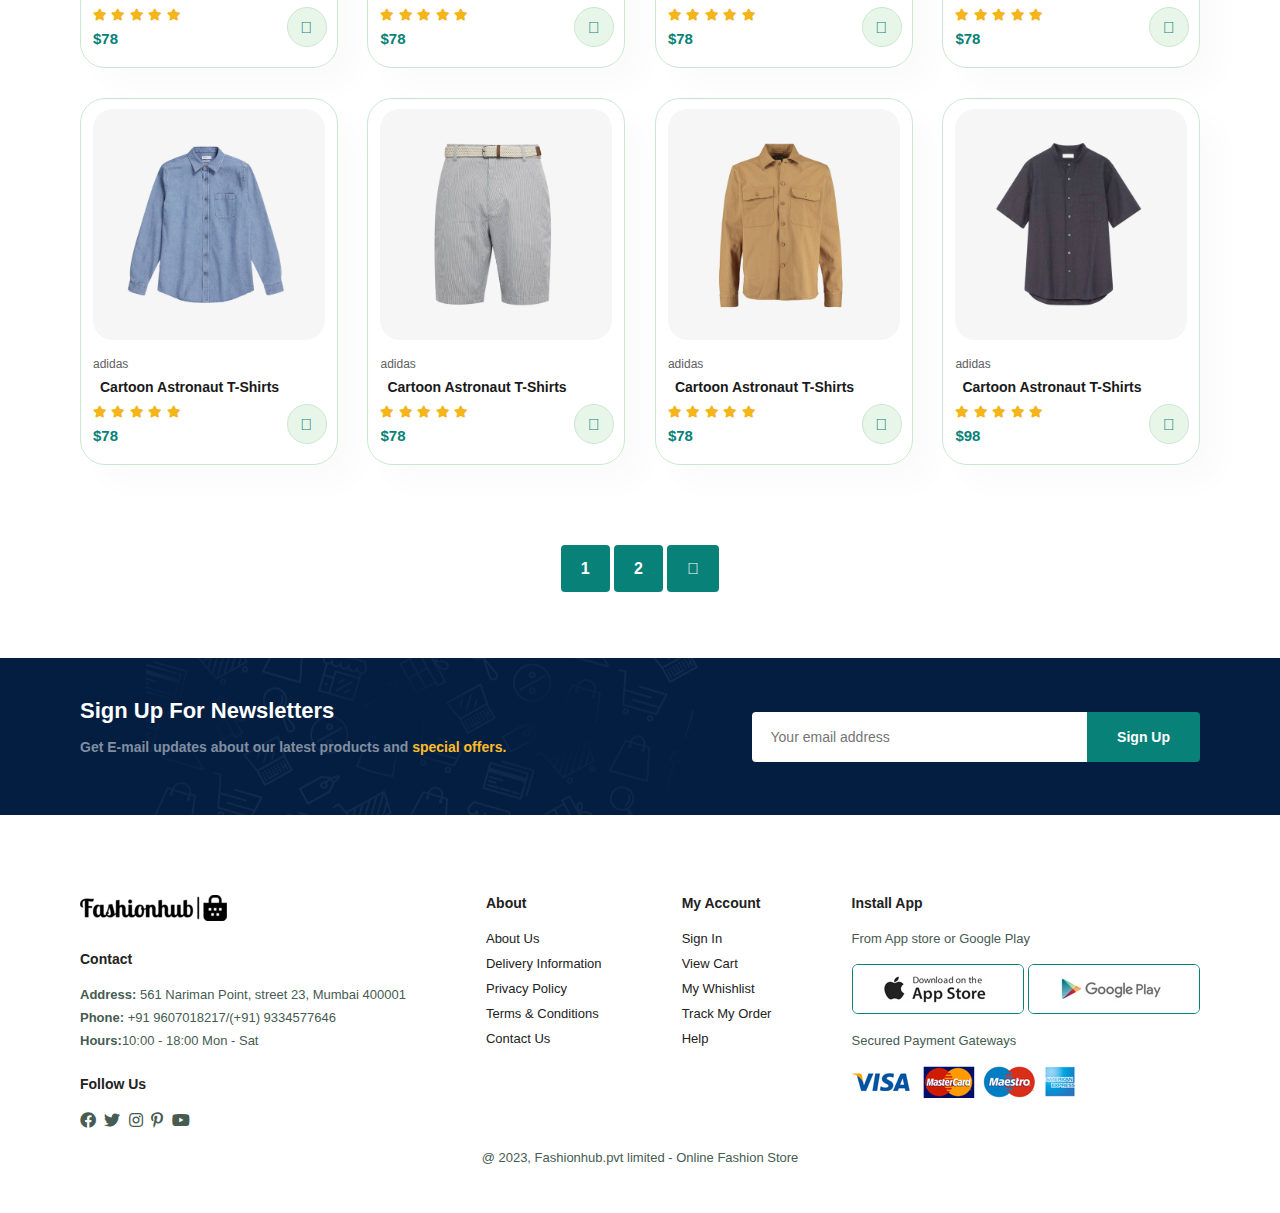
<file: shop.html>
<!DOCTYPE html>
<html lang="en">

<head>
    <meta charset="UTF-8">
    <meta http-equiv="X-UA-Compatible" content="IE=edge">
    <meta name="viewport" content="width=device-width, initial-scale=1.0">
    <title>FashionHub</title>
    <link rel="stylesheet" href="https://pro.fontawesome.com/releases/v5.10.0/css/all.css" />
    <link rel="stylesheet" href="style.css">
</head>

<body>
    <section id="header">
        <a href=""><img src="img/logo2.png" class="logo" alt="" srcset=""></a>

        <div>
            <ul id="navbar">
                <li><a href="index.html">Home</a></li>
                <li><a class= "active" href="shop.html">Shop</a></li>
                <li><a href="blog.html">Blog</a></li>
                <li><a href="about.html">About</a></li>
                <li><a href="contact.html">Contact</a></li>
                <li id="lg-bag"><a href="cart.html"><i class="far fa-shopping-bag"></i></a></li>
                <a href="#" id="close"><i class="far fa-times"></i></a>
            </ul>
        </div>
        <div id="mobile">
            <a href="cart.html"><i class="far fa-shopping-bag"></i></a>
            <i id="bar" class="fas fa-outdent"></i>
        </div>
    </section>

    <section id = "page-header">
        
        <h2>#India's best Fashion Store</h2>
        
        <p>Save more with coupons & upto 70% off!</p>
        
    </section>
 
    <section id="product1" class="section-p1">
        
        <div class="pro-container">
            <div class="pro" onclick="window.location.href='sproduct.html';">
                <img src="img/products/f1.jpg" alt="">
                <div class="des">
                    <span>adidas</span>
                    <h5>Cartoon Astronaut T-Shirts</h5>
                    <div class="star">
                        <i class="fas fa-star"></i>
                        <i class="fas fa-star"></i>
                        <i class="fas fa-star"></i>
                        <i class="fas fa-star"></i>
                        <i class="fas fa-star"></i>
                    </div>
                    <h4>$139.00</h4>
                </div>
                <a href=""><i class="fal fa-shopping-cart cart"></i></a>
            </div>

            <div class="pro" onclick="window.location.href='sproduct2.html';">
                <img src="img/products/f2.jpg" alt="">
                <div class="des">
                    <span>adidas</span>
                    <h5>Cartoon Astronaut T-Shirts</h5>
                    <div class="star">
                        <i class="fas fa-star"></i>
                        <i class="fas fa-star"></i>
                        <i class="fas fa-star"></i>
                        <i class="fas fa-star"></i>
                        <i class="fas fa-star"></i>
                    </div>
                    <h4>$78</h4>
                </div>
                <a href=""><i class="fal fa-shopping-cart cart"></i></a>
            </div>

            <div class="pro">
                <img src="img/products/f3.jpg" alt="">
                <div class="des">
                    <span>adidas</span>
                    <h5>Cartoon Astronaut T-Shirts</h5>
                    <div class="star">
                        <i class="fas fa-star"></i>
                        <i class="fas fa-star"></i>
                        <i class="fas fa-star"></i>
                        <i class="fas fa-star"></i>
                        <i class="fas fa-star"></i>
                    </div>
                    <h4>$78</h4>
                </div>
                <a href=""><i class="fal fa-shopping-cart cart"></i></a>
            </div>

            <div class="pro">
                <img src="img/products/f4.jpg" alt="">
                <div class="des">
                    <span>adidas</span>
                    <h5>Cartoon Astronaut T-Shirts</h5>
                    <div class="star">
                        <i class="fas fa-star"></i>
                        <i class="fas fa-star"></i>
                        <i class="fas fa-star"></i>
                        <i class="fas fa-star"></i>
                        <i class="fas fa-star"></i>
                    </div>
                    <h4>$78</h4>
                </div>
                <a href=""><i class="fal fa-shopping-cart cart"></i></a>
            </div>

            <div class="pro">
                <img src="img/products/f5.jpg" alt="">
                <div class="des">
                    <span>adidas</span>
                    <h5>Cartoon Astronaut T-Shirts</h5>
                    <div class="star">
                        <i class="fas fa-star"></i>
                        <i class="fas fa-star"></i>
                        <i class="fas fa-star"></i>
                        <i class="fas fa-star"></i>
                        <i class="fas fa-star"></i>
                    </div>
                    <h4>$78</h4>
                </div>
                <a href=""><i class="fal fa-shopping-cart cart"></i></a>
            </div>

            <div class="pro">
                <img src="img/products/f6.jpg" alt="">
                <div class="des">
                    <span>adidas</span>
                    <h5>Cartoon Astronaut T-Shirts</h5>
                    <div class="star">
                        <i class="fas fa-star"></i>
                        <i class="fas fa-star"></i>
                        <i class="fas fa-star"></i>
                        <i class="fas fa-star"></i>
                        <i class="fas fa-star"></i>
                    </div>
                    <h4>$78</h4>
                </div>
                <a href=""><i class="fal fa-shopping-cart cart"></i></a>
            </div>

            <div class="pro">
                <img src="img/products/f7.jpg" alt="">
                <div class="des">
                    <span>adidas</span>
                    <h5>Cartoon Astronaut T-Shirts</h5>
                    <div class="star">
                        <i class="fas fa-star"></i>
                        <i class="fas fa-star"></i>
                        <i class="fas fa-star"></i>
                        <i class="fas fa-star"></i>
                        <i class="fas fa-star"></i>
                    </div>
                    <h4>$78</h4>
                </div>
                <a href=""><i class="fal fa-shopping-cart cart"></i></a>
            </div>

            <div class="pro">
                <img src="img/products/f8.jpg" alt="">
                <div class="des">
                    <span>adidas</span>
                    <h5>Cartoon Astronaut T-Shirts</h5>
                    <div class="star">
                        <i class="fas fa-star"></i>
                        <i class="fas fa-star"></i>
                        <i class="fas fa-star"></i>
                        <i class="fas fa-star"></i>
                        <i class="fas fa-star"></i>
                    </div>
                    <h4>$98</h4>
                </div>
                <a href=""><i class="fal fa-shopping-cart cart"></i></a>
            </div>

    
            <div class="pro">
                <img src="img/products/n1.jpg" alt="">
                <div class="des">
                    <span>adidas</span>
                    <h5>Cartoon Astronaut T-Shirts</h5>
                    <div class="star">
                        <i class="fas fa-star"></i>
                        <i class="fas fa-star"></i>
                        <i class="fas fa-star"></i>
                        <i class="fas fa-star"></i>
                        <i class="fas fa-star"></i>
                    </div>
                    <h4>$78</h4>
                </div>
                <a href=""><i class="fal fa-shopping-cart cart"></i></a>
            </div>

            <div class="pro">
                <img src="img/products/n2.jpg" alt="">
                <div class="des">
                    <span>adidas</span>
                    <h5>Cartoon Astronaut T-Shirts</h5>
                    <div class="star">
                        <i class="fas fa-star"></i>
                        <i class="fas fa-star"></i>
                        <i class="fas fa-star"></i>
                        <i class="fas fa-star"></i>
                        <i class="fas fa-star"></i>
                    </div>
                    <h4>$78</h4>
                </div>
                <a href=""><i class="fal fa-shopping-cart cart"></i></a>
            </div>

            <div class="pro">
                <img src="img/products/n3.jpg" alt="">
                <div class="des">
                    <span>adidas</span>
                    <h5>Cartoon Astronaut T-Shirts</h5>
                    <div class="star">
                        <i class="fas fa-star"></i>
                        <i class="fas fa-star"></i>
                        <i class="fas fa-star"></i>
                        <i class="fas fa-star"></i>
                        <i class="fas fa-star"></i>
                    </div>
                    <h4>$78</h4>
                </div>
                <a href=""><i class="fal fa-shopping-cart cart"></i></a>
            </div>

            <div class="pro">
                <img src="img/products/n4.jpg" alt="">
                <div class="des">
                    <span>adidas</span>
                    <h5>Cartoon Astronaut T-Shirts</h5>
                    <div class="star">
                        <i class="fas fa-star"></i>
                        <i class="fas fa-star"></i>
                        <i class="fas fa-star"></i>
                        <i class="fas fa-star"></i>
                        <i class="fas fa-star"></i>
                    </div>
                    <h4>$78</h4>
                </div>
                <a href=""><i class="fal fa-shopping-cart cart"></i></a>
            </div>

            <div class="pro">
                <img src="img/products/n5.jpg" alt="">
                <div class="des">
                    <span>adidas</span>
                    <h5>Cartoon Astronaut T-Shirts</h5>
                    <div class="star">
                        <i class="fas fa-star"></i>
                        <i class="fas fa-star"></i>
                        <i class="fas fa-star"></i>
                        <i class="fas fa-star"></i>
                        <i class="fas fa-star"></i>
                    </div>
                    <h4>$78</h4>
                </div>
                <a href=""><i class="fal fa-shopping-cart cart"></i></a>
            </div>

            <div class="pro">
                <img src="img/products/n6.jpg" alt="">
                <div class="des">
                    <span>adidas</span>
                    <h5>Cartoon Astronaut T-Shirts</h5>
                    <div class="star">
                        <i class="fas fa-star"></i>
                        <i class="fas fa-star"></i>
                        <i class="fas fa-star"></i>
                        <i class="fas fa-star"></i>
                        <i class="fas fa-star"></i>
                    </div>
                    <h4>$78</h4>
                </div>
                <a href=""><i class="fal fa-shopping-cart cart"></i></a>
            </div>

            <div class="pro">
                <img src="img/products/n7.jpg" alt="">
                <div class="des">
                    <span>adidas</span>
                    <h5>Cartoon Astronaut T-Shirts</h5>
                    <div class="star">
                        <i class="fas fa-star"></i>
                        <i class="fas fa-star"></i>
                        <i class="fas fa-star"></i>
                        <i class="fas fa-star"></i>
                        <i class="fas fa-star"></i>
                    </div>
                    <h4>$78</h4>
                </div>
                <a href=""><i class="fal fa-shopping-cart cart"></i></a>
            </div>

            <div class="pro">
                <img src="img/products/n8.jpg" alt="">
                <div class="des">
                    <span>adidas</span>
                    <h5>Cartoon Astronaut T-Shirts</h5>
                    <div class="star">
                        <i class="fas fa-star"></i>
                        <i class="fas fa-star"></i>
                        <i class="fas fa-star"></i>
                        <i class="fas fa-star"></i>
                        <i class="fas fa-star"></i>
                    </div>
                    <h4>$98</h4>
                </div>
                <a href=""><i class="fal fa-shopping-cart cart"></i></a>
            </div>

        </div>
    </section>


    <section id="pagination" class="section-p1">
        <a href="#">1</a>
        <a href="#">2</a>
        <a href="#"><i class="fal fa-long-arrow-alt-right"></i></a>
    </section>

    <section id="newsletter" class="section-p1 section-m1">
        <div class="newstext">
            <h4>Sign Up For Newsletters</h4>
            <p>Get E-mail updates about our latest products and <span>special offers.</span>
            </p>
        </div>
        <div class="form">
            <input type="text" placeholder="Your email address">
            <button class="normal">Sign Up</button>
        </div>
    </section>

    <footer class="section-p1">
        <div class="col">
            <img class="logo" src="img/logo2.png" alt="">
            <h4>Contact</h4>
            <p><strong>Address:</strong> 561 Nariman Point, street 23, Mumbai 400001</p>
            <p><strong>Phone:</strong> +91 9607018217/(+91) 9334577646</p>
            <p><strong>Hours:</strong>10:00 - 18:00 Mon - Sat</p>
            <div class="follow">
                <h4>Follow Us</h4>
                <div class="icon">
                    <i class="fab fa-facebook"></i>
                    <i class="fab fa-twitter"></i>
                    <i class="fab fa-instagram"></i>
                    <i class="fab fa-pinterest-p"></i>
                    <i class="fab fa-youtube"></i>
                </div>
            </div>
        </div>

        <div class="col">
            <h4>About</h4>
            <a href="#">About Us</a>
            <a href="#">Delivery Information</a>
            <a href="#">Privacy Policy</a>
            <a href="#">Terms & Conditions</a>
            <a href="#">Contact Us</a>
        </div>

        <div class="col">
            <h4>My Account</h4>
            <a href="#">Sign In</a>
            <a href="#">View Cart</a>
            <a href="#">My Whishlist</a>
            <a href="#">Track My Order</a>
            <a href="#">Help</a>
        </div>
        <div class="col install">
            <h4>Install App</h4>
            <p>From App store or Google Play</p>
            <div class="row">
                <img src="img/pay/app.jpg" alt="">
                <img src="img/pay/play.jpg" alt="">
            </div>
            <p>Secured Payment Gateways</p>
            <img src="img/pay/pay.png" alt="">
        </div>

        <div class="copyright">
            <p>@ 2023, Fashionhub.pvt limited - Online Fashion Store</p>
        </div>
    </footer>

    <script src="script.js"></script>
    
</body>

</html>
</file>
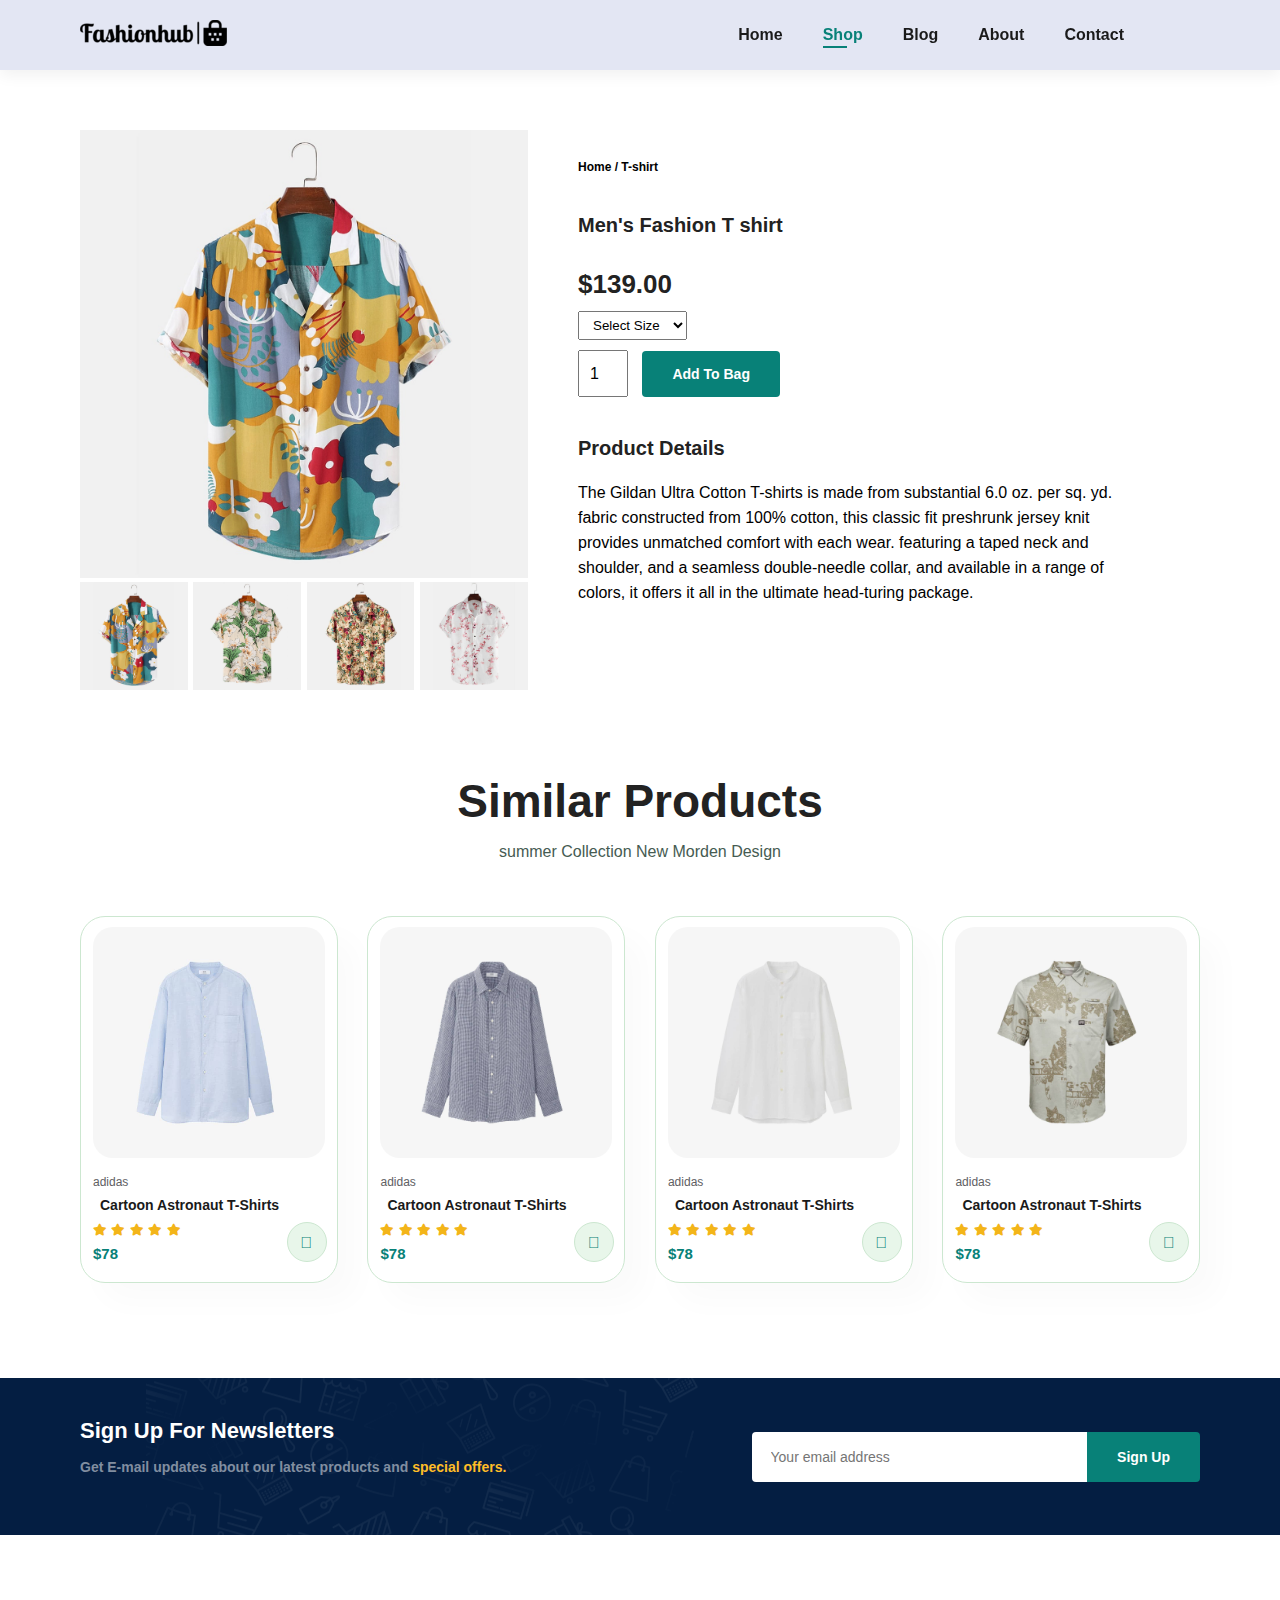
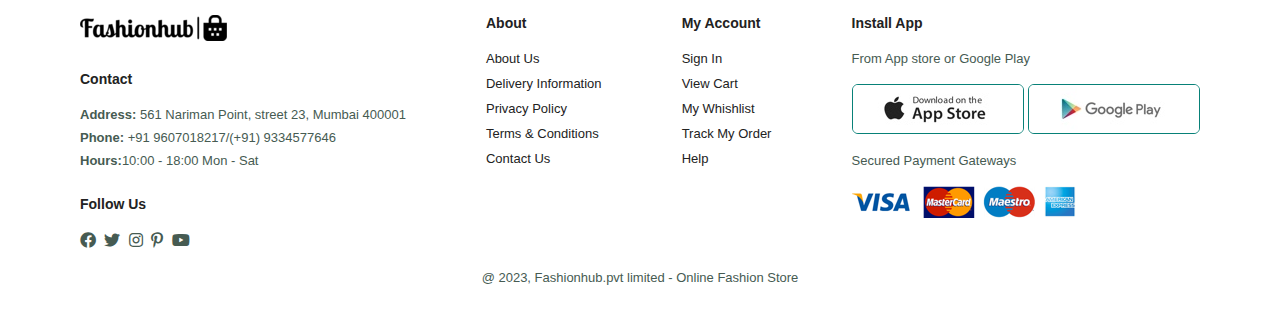
<file: sproduct.html>
<!DOCTYPE html>
<html lang="en">

<head>
    <meta charset="UTF-8">
    <meta http-equiv="X-UA-Compatible" content="IE=edge">
    <meta name="viewport" content="width=device-width, initial-scale=1.0">
    <title>FashionHub</title>
    <link rel="stylesheet" href="https://pro.fontawesome.com/releases/v5.10.0/css/all.css" />
    <link rel="stylesheet" href="style.css">
</head>

<body>
    <section id="header">
        <a href=""><img src="img/logo2.png" class="logo" alt="" srcset=""></a>

        <div>
            <ul id="navbar">
                <li><a href="index.html">Home</a></li>
                <li><a class= "active" href="shop.html">Shop</a></li>
                <li><a href="blog.html">Blog</a></li>
                <li><a href="about.html">About</a></li>
                <li><a href="contact.html">Contact</a></li>
                <li id="lg-bag"><a href="cart.html"><i class="far fa-shopping-bag"></i></a></li>
                <a href="#" id="close"><i class="far fa-times"></i></a>
            </ul>
        </div>
        <div id="mobile">
            <a href="cart.html"><i class="far fa-shopping-bag"></i></a>
            <i id="bar" class="fas fa-outdent"></i>
        </div>
    </section>

    <section id="prodetails" class="section-p1">
        <div class="single-pro-image">
            <img src="img/products/f1.jpg" width="100%" id="MainImg" alt="">

            <div class="small-img-group">
                <div class="small-img-col">
                    <img src="img/products/f1.jpg" width="100%" class="small-img" alt="">
                </div>

                <div class="small-img-col">
                    <img src="img/products/f2.jpg" width="100%" class="small-img" alt="">
                </div>

                <div class="small-img-col">
                    <img src="img/products/f3.jpg" width="100%" class="small-img" alt="">
                </div>

                <div class="small-img-col">
                    <img src="img/products/f4.jpg" width="100%" class="small-img" alt="">
                </div>
            </div>
        </div>

        <div class="single-pro-details">
            <h6>Home / T-shirt</h6>
            <h4>Men's Fashion T shirt</h4>
            <h2>$139.00</h2>
            <select>
                <option>Select Size</option>
                <option>XL</option>
                <option>L</option>
                <option>M</option>
                <option>S</option>
            </select>
            <input type="number" value="1" min="1">
            <button class="normal">Add To Bag</button>
            <h4>Product Details</h4>
            <span>The Gildan Ultra Cotton T-shirts is made from substantial 6.0 oz. per 
            sq. yd. fabric constructed from 100% cotton, this classic fit preshrunk
            jersey knit provides unmatched comfort with each wear. featuring a taped neck
            and shoulder, and a seamless double-needle collar, and available in a range
            of colors, it offers it all in the ultimate head-turing package.</span>

        </div>
    </section>


    <section id="product1" class="section-p1">
        <h2>Similar Products</h2>
        <p>summer Collection New Morden Design</p>
        <div class="pro-container">
            <div class="pro">
                <img src="img/products/n1.jpg" alt="">
                <div class="des">
                    <span>adidas</span>
                    <h5>Cartoon Astronaut T-Shirts</h5>
                    <div class="star">
                        <i class="fas fa-star"></i>
                        <i class="fas fa-star"></i>
                        <i class="fas fa-star"></i>
                        <i class="fas fa-star"></i>
                        <i class="fas fa-star"></i>
                    </div>
                    <h4>$78</h4>
                </div>
                <a href=""><i class="fal fa-shopping-cart cart"></i></a>
            </div>

            <div class="pro">
                <img src="img/products/n2.jpg" alt="">
                <div class="des">
                    <span>adidas</span>
                    <h5>Cartoon Astronaut T-Shirts</h5>
                    <div class="star">
                        <i class="fas fa-star"></i>
                        <i class="fas fa-star"></i>
                        <i class="fas fa-star"></i>
                        <i class="fas fa-star"></i>
                        <i class="fas fa-star"></i>
                    </div>
                    <h4>$78</h4>
                </div>
                <a href=""><i class="fal fa-shopping-cart cart"></i></a>
            </div>

            <div class="pro">
                <img src="img/products/n3.jpg" alt="">
                <div class="des">
                    <span>adidas</span>
                    <h5>Cartoon Astronaut T-Shirts</h5>
                    <div class="star">
                        <i class="fas fa-star"></i>
                        <i class="fas fa-star"></i>
                        <i class="fas fa-star"></i>
                        <i class="fas fa-star"></i>
                        <i class="fas fa-star"></i>
                    </div>
                    <h4>$78</h4>
                </div>
                <a href=""><i class="fal fa-shopping-cart cart"></i></a>
            </div>

            <div class="pro">
                <img src="img/products/n4.jpg" alt="">
                <div class="des">
                    <span>adidas</span>
                    <h5>Cartoon Astronaut T-Shirts</h5>
                    <div class="star">
                        <i class="fas fa-star"></i>
                        <i class="fas fa-star"></i>
                        <i class="fas fa-star"></i>
                        <i class="fas fa-star"></i>
                        <i class="fas fa-star"></i>
                    </div>
                    <h4>$78</h4>
                </div>
                <a href=""><i class="fal fa-shopping-cart cart"></i></a>
            </div>


        </div>
    </section>
    
    <section id="newsletter" class="section-p1 section-m1">
        <div class="newstext">
            <h4>Sign Up For Newsletters</h4>
            <p>Get E-mail updates about our latest products and <span>special offers.</span>
            </p>
        </div>
        <div class="form">
            <input type="text" placeholder="Your email address">
            <button class="normal">Sign Up</button>
        </div>
    </section>

    <footer class="section-p1">
        <div class="col">
            <img class="logo" src="img/logo2.png" alt="">
            <h4>Contact</h4>
            <p><strong>Address:</strong> 561 Nariman Point, street 23, Mumbai 400001</p>
            <p><strong>Phone:</strong> +91 9607018217/(+91) 9334577646</p>
            <p><strong>Hours:</strong>10:00 - 18:00 Mon - Sat</p>
            <div class="follow">
                <h4>Follow Us</h4>
                <div class="icon">
                    <i class="fab fa-facebook"></i>
                    <i class="fab fa-twitter"></i>
                    <i class="fab fa-instagram"></i>
                    <i class="fab fa-pinterest-p"></i>
                    <i class="fab fa-youtube"></i>
                </div>
            </div>
        </div>

        <div class="col">
            <h4>About</h4>
            <a href="#">About Us</a>
            <a href="#">Delivery Information</a>
            <a href="#">Privacy Policy</a>
            <a href="#">Terms & Conditions</a>
            <a href="#">Contact Us</a>
        </div>

        <div class="col">
            <h4>My Account</h4>
            <a href="#">Sign In</a>
            <a href="#">View Cart</a>
            <a href="#">My Whishlist</a>
            <a href="#">Track My Order</a>
            <a href="#">Help</a>
        </div>
        <div class="col install">
            <h4>Install App</h4>
            <p>From App store or Google Play</p>
            <div class="row">
                <img src="img/pay/app.jpg" alt="">
                <img src="img/pay/play.jpg" alt="">
            </div>
            <p>Secured Payment Gateways</p>
            <img src="img/pay/pay.png" alt="">
        </div>

        <div class="copyright">
            <p>@ 2023, Fashionhub.pvt limited - Online Fashion Store</p>
        </div>
    </footer>

    <script>
        var MainImg = document.getElementById("MainImg");
        var smallimg = document.getElementsByClassName("small-img");

        smallimg[0].onclick = function(){
            MainImg.src = smallimg[0].src;
        }
        smallimg[1].onclick = function(){
            MainImg.src = smallimg[1].src;
        }
        smallimg[2].onclick = function(){
            MainImg.src = smallimg[2].src;
        }
        smallimg[3].onclick = function(){
            MainImg.src = smallimg[3].src;
        }
    </script>

    <script src="script.js"></script>
    
</body>

</html>
</file>
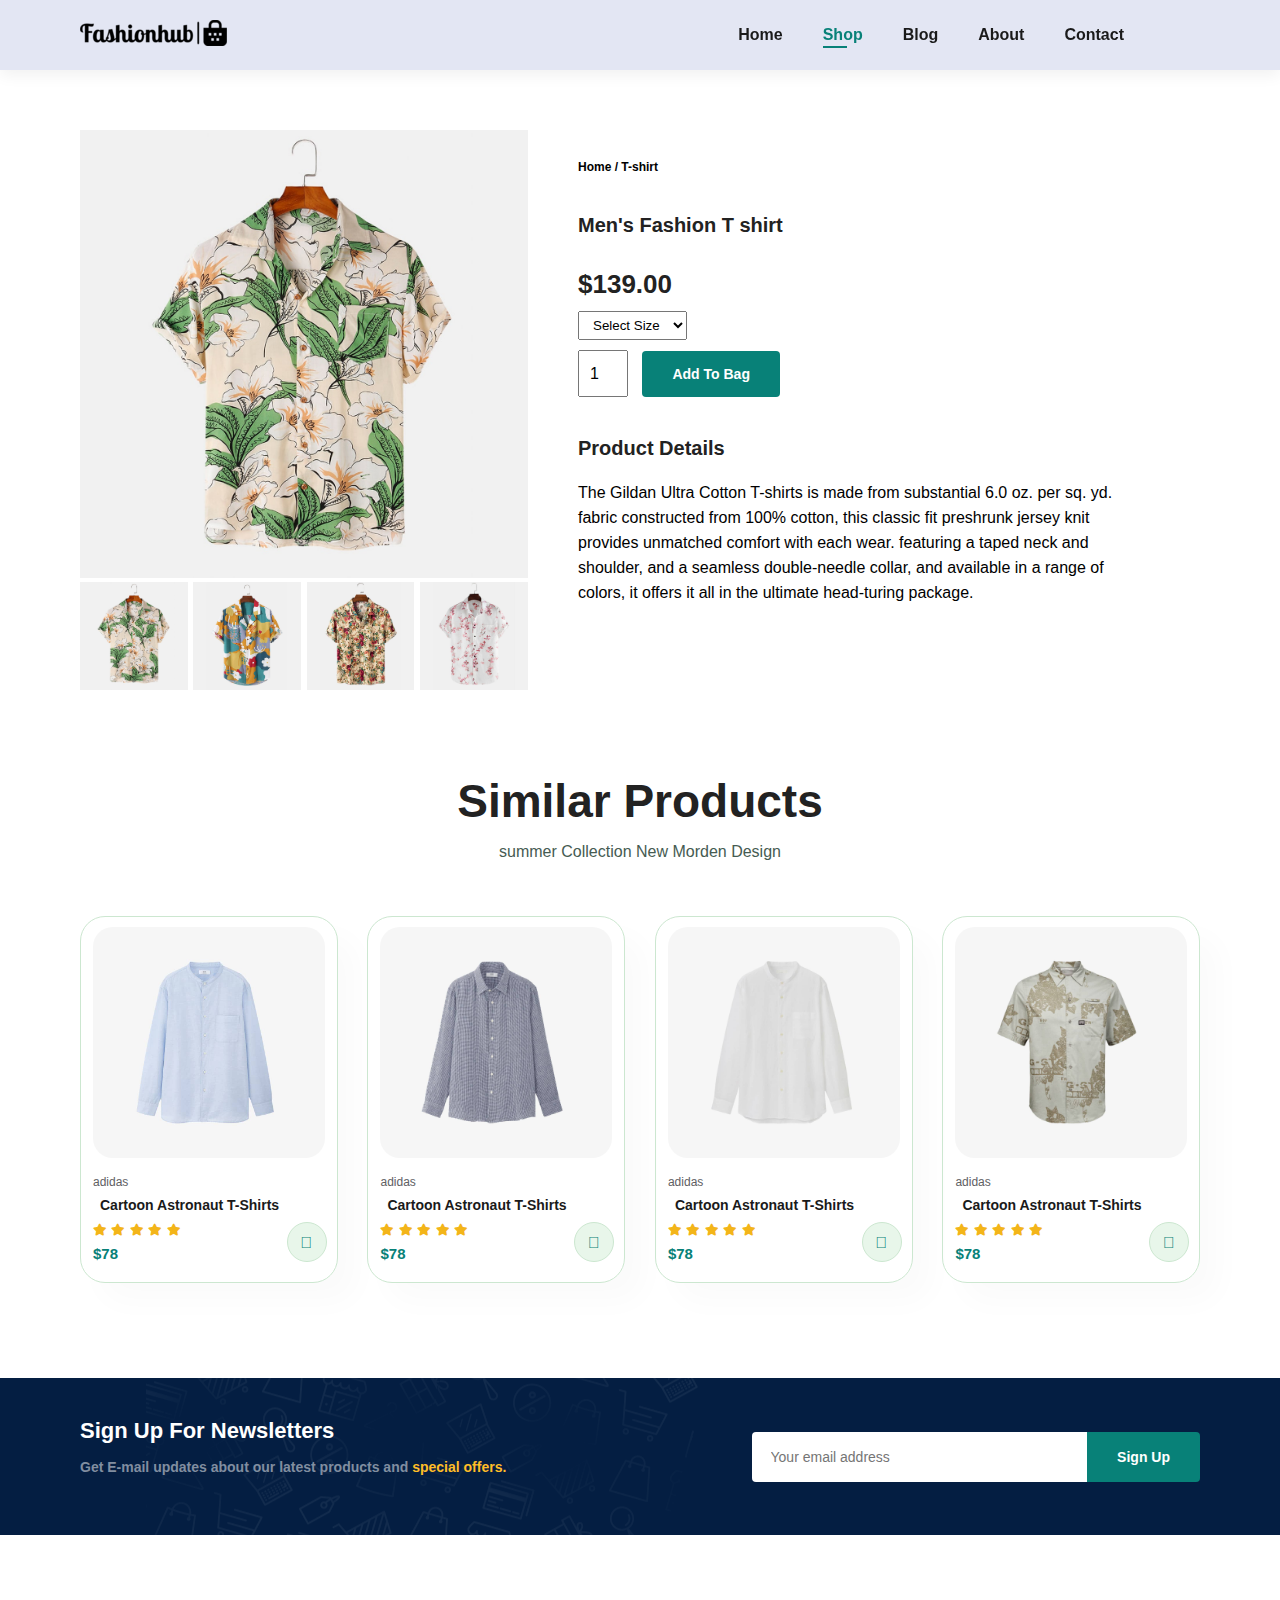
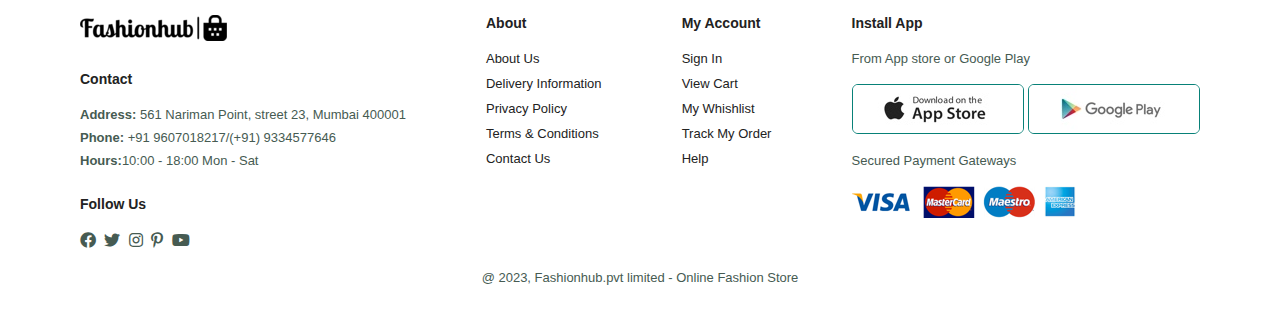
<file: sproduct2.html>
<!DOCTYPE html>
<html lang="en">

<head>
    <meta charset="UTF-8">
    <meta http-equiv="X-UA-Compatible" content="IE=edge">
    <meta name="viewport" content="width=device-width, initial-scale=1.0">
    <title>FashionHub</title>
    <link rel="stylesheet" href="https://pro.fontawesome.com/releases/v5.10.0/css/all.css" />
    <link rel="stylesheet" href="style.css">
</head>

<body>
    <section id="header">
        <a href=""><img src="img/logo2.png" class="logo" alt="" srcset=""></a>

        <div>
            <ul id="navbar">
                <li><a href="index.html">Home</a></li>
                <li><a class= "active" href="shop.html">Shop</a></li>
                <li><a href="blog.html">Blog</a></li>
                <li><a href="about.html">About</a></li>
                <li><a href="contact.html">Contact</a></li>
                <li id="lg-bag"><a href="cart.html"><i class="far fa-shopping-bag"></i></a></li>
                <a href="#" id="close"><i class="far fa-times"></i></a>
            </ul>
        </div>
        <div id="mobile">
            <a href="cart.html"><i class="far fa-shopping-bag"></i></a>
            <i id="bar" class="fas fa-outdent"></i>
        </div>
    </section>

    <section id="prodetails" class="section-p1">
        <div class="single-pro-image">
            <img src="img/products/f2.jpg" width="100%" id="MainImg" alt="">

            <div class="small-img-group">
                <div class="small-img-col">
                    <img src="img/products/f2.jpg" width="100%" class="small-img" alt="">
                </div>

                <div class="small-img-col">
                    <img src="img/products/f1.jpg" width="100%" class="small-img" alt="">
                </div>

                <div class="small-img-col">
                    <img src="img/products/f3.jpg" width="100%" class="small-img" alt="">
                </div>

                <div class="small-img-col">
                    <img src="img/products/f4.jpg" width="100%" class="small-img" alt="">
                </div>
            </div>
        </div>

        <div class="single-pro-details">
            <h6>Home / T-shirt</h6>
            <h4>Men's Fashion T shirt</h4>
            <h2>$139.00</h2>
            <select>
                <option>Select Size</option>
                <option>XL</option>
                <option>L</option>
                <option>M</option>
                <option>S</option>
            </select>
            <input type="number" value="1">
            <button class="normal">Add To Bag</button>
            <h4>Product Details</h4>
            <span>The Gildan Ultra Cotton T-shirts is made from substantial 6.0 oz. per 
            sq. yd. fabric constructed from 100% cotton, this classic fit preshrunk
            jersey knit provides unmatched comfort with each wear. featuring a taped neck
            and shoulder, and a seamless double-needle collar, and available in a range
            of colors, it offers it all in the ultimate head-turing package.</span>
        </div>
    </section>


    <section id="product1" class="section-p1">
        <h2>Similar Products</h2>
        <p>summer Collection New Morden Design</p>
        <div class="pro-container">
            <div class="pro">
                <img src="img/products/n1.jpg" alt="">
                <div class="des">
                    <span>adidas</span>
                    <h5>Cartoon Astronaut T-Shirts</h5>
                    <div class="star">
                        <i class="fas fa-star"></i>
                        <i class="fas fa-star"></i>
                        <i class="fas fa-star"></i>
                        <i class="fas fa-star"></i>
                        <i class="fas fa-star"></i>
                    </div>
                    <h4>$78</h4>
                </div>
                <a href=""><i class="fal fa-shopping-cart cart"></i></a>
            </div>

            <div class="pro">
                <img src="img/products/n2.jpg" alt="">
                <div class="des">
                    <span>adidas</span>
                    <h5>Cartoon Astronaut T-Shirts</h5>
                    <div class="star">
                        <i class="fas fa-star"></i>
                        <i class="fas fa-star"></i>
                        <i class="fas fa-star"></i>
                        <i class="fas fa-star"></i>
                        <i class="fas fa-star"></i>
                    </div>
                    <h4>$78</h4>
                </div>
                <a href=""><i class="fal fa-shopping-cart cart"></i></a>
            </div>

            <div class="pro">
                <img src="img/products/n3.jpg" alt="">
                <div class="des">
                    <span>adidas</span>
                    <h5>Cartoon Astronaut T-Shirts</h5>
                    <div class="star">
                        <i class="fas fa-star"></i>
                        <i class="fas fa-star"></i>
                        <i class="fas fa-star"></i>
                        <i class="fas fa-star"></i>
                        <i class="fas fa-star"></i>
                    </div>
                    <h4>$78</h4>
                </div>
                <a href=""><i class="fal fa-shopping-cart cart"></i></a>
            </div>

            <div class="pro">
                <img src="img/products/n4.jpg" alt="">
                <div class="des">
                    <span>adidas</span>
                    <h5>Cartoon Astronaut T-Shirts</h5>
                    <div class="star">
                        <i class="fas fa-star"></i>
                        <i class="fas fa-star"></i>
                        <i class="fas fa-star"></i>
                        <i class="fas fa-star"></i>
                        <i class="fas fa-star"></i>
                    </div>
                    <h4>$78</h4>
                </div>
                <a href=""><i class="fal fa-shopping-cart cart"></i></a>
            </div>


        </div>
    </section>
    
    <section id="newsletter" class="section-p1 section-m1">
        <div class="newstext">
            <h4>Sign Up For Newsletters</h4>
            <p>Get E-mail updates about our latest products and <span>special offers.</span>
            </p>
        </div>
        <div class="form">
            <input type="text" placeholder="Your email address">
            <button class="normal">Sign Up</button>
        </div>
    </section>

    <footer class="section-p1">
        <div class="col">
            <img class="logo" src="img/logo2.png" alt="">
            <h4>Contact</h4>
            <p><strong>Address:</strong> 561 Nariman Point, street 23, Mumbai 400001</p>
            <p><strong>Phone:</strong> +91 9607018217/(+91) 9334577646</p>
            <p><strong>Hours:</strong>10:00 - 18:00 Mon - Sat</p>
            <div class="follow">
                <h4>Follow Us</h4>
                <div class="icon">
                    <i class="fab fa-facebook"></i>
                    <i class="fab fa-twitter"></i>
                    <i class="fab fa-instagram"></i>
                    <i class="fab fa-pinterest-p"></i>
                    <i class="fab fa-youtube"></i>
                </div>
            </div>
        </div>

        <div class="col">
            <h4>About</h4>
            <a href="#">About Us</a>
            <a href="#">Delivery Information</a>
            <a href="#">Privacy Policy</a>
            <a href="#">Terms & Conditions</a>
            <a href="#">Contact Us</a>
        </div>

        <div class="col">
            <h4>My Account</h4>
            <a href="#">Sign In</a>
            <a href="#">View Cart</a>
            <a href="#">My Whishlist</a>
            <a href="#">Track My Order</a>
            <a href="#">Help</a>
        </div>
        <div class="col install">
            <h4>Install App</h4>
            <p>From App store or Google Play</p>
            <div class="row">
                <img src="img/pay/app.jpg" alt="">
                <img src="img/pay/play.jpg" alt="">
            </div>
            <p>Secured Payment Gateways</p>
            <img src="img/pay/pay.png" alt="">
        </div>

        <div class="copyright">
            <p>@ 2023, Fashionhub.pvt limited - Online Fashion Store</p>
        </div>
    </footer>

    <script>
        var MainImg = document.getElementById("MainImg");
        var smallimg = document.getElementsByClassName("small-img");

        smallimg[0].onclick = function(){
            MainImg.src = smallimg[0].src;
        }
        smallimg[1].onclick = function(){
            MainImg.src = smallimg[1].src;
        }
        smallimg[2].onclick = function(){
            MainImg.src = smallimg[2].src;
        }
        smallimg[3].onclick = function(){
            MainImg.src = smallimg[3].src;
        }
    </script>

    <script src="script.js"></script>
    
</body>

</html>
</file>
<file: style.css>
@import url('https://fonts.googleapis.com/css2?family=League+Spartan:wght@100;200;300;400;500;600;700;800;900&display=swap');

* {
    margin: 0;
    padding: 0;
    box-sizing: border-box;
    font-family: 'Spartan', sans-serif;
}

h1 {
    font-size: 50px;
    line-height: 64px;
    color: #222;
}

h2 {
    font-size: 46px;
    line-height: 54px;
    color: #222;
}

h4 {
    font-size: 20px;
    color: #222;
}

h6 {
    font-weight: 700;
    font-size: 12px;
}

p {
    font-size: 16px;
    color: #465b52;
    margin: 15px 0 20px 0;
}

.section-p1 {
    padding: 40px 80px;
}

.section-m1 {
    margin: 40px 0;
}

button.normal {
    font-size: 14px;
    font-weight: 600;
    padding: 15px 30px;
    color: #000;
    background-color: #fff;
    border-radius: 4px;
    cursor: pointer;
    border: none;
    outline: none;
    transition: 0.2s;
}

button.white {
    font-size: 13px;
    font-weight: 600;
    padding: 11px 18px;
    color: #fff;
    background-color: transparent;
    cursor: pointer;
    border: 1px solid #fff;
    outline: none;
    transition: 0.2s;
}

body {
    width: 100%;
}

/* Header start */

#header {
    display: flex;
    align-items: center;
    justify-content: space-between;
    padding: 20px 80px;
    background-color: #E3E6F3;
    box-shadow: 0 5px 15px rgba(0, 0, 0, 0.06);
    z-index: 999;
    position: sticky;
    top: 0;
    left: 0;
}

#navbar {
    display: flex;
    align-items: center;
    justify-content: center;
}

#navbar li {
    list-style: none;
    padding: 0 20px;
    position: relative;
}

/* .bag{
    background-color: #fff;
    display: flex;
    align-items: center;
    justify-content: center;
    padding: 0 10px;
} */

#count{
    color: #000;
    font-size: 15px;
    font-weight: 700;
}

#navbar .bag li{
    padding: 5px;
}
#navbar li a {
    text-decoration: none;
    font-size: 16px;
    font-weight: 600;
    color: #1a1a1a;
    transition: 0.3s ease;
}

#navbar li a:hover,
#navbar li a.active {
    color: #088178;
}

#navbar li a.active::after,
#navbar li a:hover::after {
    content: "";
    width: 30%;
    height: 2px;
    background: #088178;
    position: absolute;
    bottom: -4px;
    left: 20px;
}

#navbar .bag li a.active::after{
    content: "";
    width: 90%;
    height: 2px;
    background: #088178;
    position: absolute;
    bottom: 1px;
    left: 10px;
}

#mobile {
    display: none;
    align-items: center;
}

#close {
    display: none;
}

/* Home Page */
#hero {
    background-image: url("img/hero.jpg");
    height: 90vh;
    width: 100%;
    background-size: cover;
    background-position: top 0 right -80px;
    padding: 0 80px;
    display: flex;
    flex-direction: column;
    align-items: flex-start;
    justify-content: center;
}

#hero h4 {
    padding-bottom: 15px;
}

#hero h1 {
    color: #088178;
}

#hero button {
    background-image: url("img/button.png");
    background-color: transparent;
    color: #088178;
    border: 0;
    padding: 14px 80px 14px 65px;
    background-repeat: no-repeat;
    cursor: pointer;
    font-weight: 700;
    font-size: 15px;
}

#feature {
    display: flex;
    align-items: center;
    justify-content: space-between;
    flex-wrap: wrap;
}

#feature .fe-box {
    width: 170px;
    text-align: center;
    padding: 25px 15px;
    box-shadow: 20px 20px 34px rgba(0, 0, 0, 0.03);
    border: 1px solid #cce7d0;
    border-radius: 4px;
    margin: 15px 0;
}

#feature .fe-box:hover {
    box-shadow: 10px 10px 54px rgba(70, 62, 221, 0.2);
}

#feature .fe-box img {
    width: 100%;
    margin-bottom: 10px;
}

#feature .fe-box h6 {
    display: inline-block;
    padding: 9px 8px 6px 8px;
    line-height: 1;
    border-radius: 4px;
    color: #088178;
    background-color: #fddde4;
}

#feature .fe-box:nth-child(2) h6 {
    background-color: #cdebbc;
}

#feature .fe-box:nth-child(3) h6 {
    background-color: #d1e8f2;
}

#feature .fe-box:nth-child(4) h6 {
    background-color: #cdd4f8;
}

#feature .fe-box:nth-child(5) h6 {
    background-color: #f6dbf6;
}

#feature .fe-box:nth-child(6) h6 {
    background-color: #fff2e5;
}

#product1 {
    text-align: center;
}

#product1 .pro-container {
    display: flex;
    justify-content: space-between;
    padding-top: 20px;
    flex-wrap: wrap;
}

#product1 .pro {
    width: 23%;
    min-width: 250px;
    padding: 10px 12px;
    border: 1px solid #cce7d0;
    border-radius: 25px;
    cursor: pointer;
    box-shadow: 20px 20px 30px rgba(0, 0, 0, 0.02);
    margin: 15px 0;
    transition: 0.2s ease;
    position: relative;
}

#product1 .pro:hover {
    box-shadow: 20px 20px 30px rgba(0, 0, 0, 0.06);
}

#product1 .pro img {
    width: 100%;
    border-radius: 20px;
}

#product1 .pro .des {
    text-align: start;
    padding: 10px 0;
}

#product1 .pro .des span {
    color: #606063;
    font-size: 12px;
}

#product1 .pro .des h5 {
    padding: 7px;
    color: #1a1a1a;
    font-size: 14px;
}

#product1 .pro .des i {
    font-size: 12px;
    color: rgb(243, 181, 25);
}

#product1 .pro .des h4 {
    padding-top: 7px;
    font-size: 15px;
    font-weight: 700;
    color: #088178;
}

#product1 .pro .cart {
    width: 40px;
    height: 40px;
    line-height: 40px;
    border-radius: 50px;
    background-color: #e8f6ea;
    font-weight: 500;
    color: #088178;
    border: 1px solid #cce7d0;
    position: absolute;
    bottom: 20px;
    right: 10px;
}

#banner {
    display: flex;
    flex-direction: column;
    justify-content: center;
    align-items: center;
    text-align: center;
    background-image: url("img/banner/b2.jpg");
    width: 100%;
    height: 40vh;
    background-size: cover;
    background-position: center;
}

#banner h4 {
    color: #fff;
    font-size: 16px;
}

#banner h2 {
    color: #fff;
    font-size: 30px;
    padding: 10px 0;
}

#banner h2 span {
    color: #ef3636;

}

#banner button:hover {
    background-color: #088178;
    color: #fff;
}

#sm-banner {
    display: flex;
    justify-content: space-between;
    flex-wrap: wrap;
}

#sm-banner .banner-box {
    display: flex;
    flex-direction: column;
    justify-content: center;
    align-items: flex-start;
    background-image: url("img/banner/b17.jpg");
    min-width: 540px;
    height: 50vh;
    background-size: cover;
    background-position: center;
    padding: 30px;
}

#sm-banner .banner-box:nth-child(2) {
    background-image: url("/img/banner/b10.jpg");
}

#sm-banner h4 {
    color: #fff;
    font-size: 20px;
    font-weight: 300;
}

#sm-banner h2 {
    color: #fff;
    font-size: 28px;
    font-weight: 800;
}


#sm-banner span {
    color: #fff;
    font-size: 14px;
    font-weight: 500;
    padding-bottom: 15px;
}

#sm-banner .banner-box:hover button {
    background: #088178;
    border: 1px solid #088178;
}

#banner3 {
    display: flex;
    justify-content: space-between;
    flex-wrap: wrap;
    padding: 0 80px;
}

#banner3 .banner-box {
    display: flex;
    flex-direction: column;
    justify-content: center;
    align-items: flex-start;
    background-image: url("img/banner/b7.jpg");
    min-width: 30%;
    height: 30vh;
    background-size: cover;
    background-position: center;
    padding: 20px;
    margin-bottom: 20px;
}

#banner3 h2 {
    color: #fff;
    font-weight: 900;
    font-size: 22px;
}

#banner3 h3 {
    color: #ec544e;
    font-weight: 800;
    font-size: 15px;
}

#banner3 .banner-box:nth-child(2) {
    background-image: url("img/banner/b4.jpg");
}

#banner3 .banner-box:nth-child(3) {
    background-image: url("img/banner/b18.jpg");
}

#newsletter {
    display: flex;
    justify-content: space-between;
    flex-wrap: wrap;
    align-items: center;
    background-image: url("img/banner/b14.png");
    background-repeat: no-repeat;
    background-position: 20% 30%;
    background-color: #041e42;
}

#newsletter h4 {
    font-size: 22px;
    font-weight: 700;
    color: #fff;
}

#newsletter p {
    font-size: 14px;
    font-weight: 600;
    color: #818ea0;
}

#newsletter p span {
    color: #ffbd27;
}

#newsletter .form {
    display: flex;
    width: 40%;
}

#newsletter input {
    height: 3.125rem;
    padding: 0 1.25em;
    font-size: 14px;
    width: 100%;
    border: 1px solid transparent;
    border-radius: 4px;
    outline: none;
    outline: none;
    border-top-right-radius: 0;
    border-bottom-right-radius: 0;
}

#newsletter button {
    background-color: #088178;
    color: #fff;
    white-space: nowrap;
    border-top-left-radius: 0;
    border-bottom-left-radius: 0;
}

footer {
    display: flex;
    flex-wrap: wrap;
    justify-content: space-between;
}

footer .col {
    display: flex;
    flex-direction: column;
    align-items: flex-start;
    margin-bottom: 20px;
}

footer .logo {
    margin-bottom: 30px;
}

footer h4 {
    font-size: 14px;
    padding-bottom: 20px;
}

footer p {
    font-size: 13px;
    margin: 0 0 8px 0;
}

footer a {
    font-size: 13px;
    text-decoration: none;
    color: #222;
    margin-bottom: 10px;
}

footer .follow {
    margin-top: 20px;
}

footer .follow i {
    color: #465b52;
    padding-right: 4px;
    cursor: pointer;
}

footer .install .row img {
    border: 1px solid #088178;
    border-radius: 6px;
}

footer .install img {
    margin: 10px 0 15px 0;
}

footer .follow i:hover,
footer a:hover {
    color: #088178;
}

footer .copyright {
    width: 100%;
    text-align: center;
}

/* Shop Page */
#page-header {
    background-image: url("img/banner/b1.jpg");
    width: 100%;
    height: 40vh;
    background-size: cover;
    display: flex;
    justify-content: center;
    text-align: center;
    flex-direction: column;
    padding: 14px;
}

#page-header h2,
#page-header p {
    color: #fff;
}

#pagination {
    text-align: center;
}

#pagination a {
    text-decoration: none;
    background-color: #088178;
    padding: 15px 20px;
    border-radius: 4px;
    color: #fff;
    font-weight: 600;
}

#pagination a i {
    font-size: 16px;
    font-weight: 600;
}

/* Single Products */

#prodetails {
    display: flex;
    margin-top: 20px;
}

#prodetails .single-pro-image {
    width: 40%;
    margin-right: 50px;
}

.small-img-group {
    display: flex;
    justify-content: space-between;
}

.small-img-col {
    flex-basis: 24%;
    cursor: pointer;
}

#prodetails .single-pro-details {
    width: 50%;
    padding-top: 30px;
}

#prodetails .single-pro-details h4 {
    padding: 40px 0 20px 0;
}

#prodetails .single-pro-details h2 {
    font-size: 26px;
}

#prodetails .single-pro-details select {
    display: block;
    padding: 5px 10px;
    margin-bottom: 10px;
}

#prodetails .single-pro-details input {
    width: 50px;
    height: 47px;
    padding-left: 10px;
    font-size: 16px;
    margin-right: 10px;
}

#prodetails .single-pro-details button {
    background-color: #088178;
    color: #fff;
}

#prodetails .single-pro-details input:focus {
    outline: none;
}

#prodetails .single-pro-details span {
    line-height: 25px;
}

/* Blog Page */
#page-header.blog-header{
    background-image: url("img/banner/b19.jpg");
}

#blog{
    padding: 150px 150px 0 150px;
}

#blog .blog-box{
    display: flex;
    align-items: center;
    width: 100%;
    position: relative;
    padding-bottom: 90px;
}

#blog .blog-img{
    width: 50%;
    margin-right: 40px;
}

#blog img{
    width: 100%;
    height: 300px;
    object-fit: cover;
}

#blog .blog-details{
    width: 50%;
}

#blog .blog-details a{
    text-decoration: none;
    font-size: 12px;
    color: #000;
    font-weight: 700;
    position: relative;
    transition: 0.3s;
}

#blog .blog-details a::after{
    content: "";
    width: 50px;
    height: 2px;
    background-color: #000;
    position: absolute;
    top: 4px;
    right: -60px;
}

#blog .blog-details a:hover{
    color: #088178;
}

#blog .blog-details a:hover::after{
    background-color: #088178;
}

#blog .blog-box h1{
    position: absolute;
    top: -40px;
    left: 0;
    font-size: 70px;
    font-weight: 700;
    color: #c9cbce;
    z-index: -9;
}


/* About */

#page-header.about-header{
    background-image: url("img/about/banner.png");
}

#about-head{
    display: flex;
    align-items: center;
}

#about-head div{
    padding-left: 40px;
}
#about-head img{
    width: 50%;
    height: auto;
}

#about-app{
    text-align: center;
}

#about-app .video{
    width: 70%;
    height: 100%;
    margin: 30px auto 0 auto;
}

#about-app .video video{
    width: 100%;
    height: 100%;
    border-radius: 20px;
}


/* Contact */
#contact-details{
    display: flex;
    align-items: center;
    justify-content: space-between;
}

#contact-details .details{
    width: 40%;
}

#contact-details .details span,
#form-details form span{
    font-size: 12px;
}

#contact-details .details h2,
#form-details form h2{
    font-size: 26px;
    line-height: 35px;
    padding: 20px 0s;
}

#contact-details .details h3{
    font-size: 16px;
    padding-bottom: 15px;
}

#contact-details .details li{
    list-style: none;
    display: flex;
    padding: 10px 0;
}

#contact-details .details li i{
    font-size: 14px;
    padding-right: 22px;
}

#contact-details .details li p{
    margin: 0;
    font-size: 14px;
}

#contact-details .map{
    width: 55%;
    height: 400px;
}

#contact-details .map iframe{
    width: 100%;
    height: 100%;
}

#form-details{
    display: flex;
    justify-content: space-between;
    margin: 30px;
    padding: 80px;
    border: 1px solid #e1e1e1;
}

#form-details form{
    width: 65%;
    display: flex;
    flex-direction: column;
    align-items: flex-start;
}

#form-details form input,
#form-details form textarea{
    width: 100%;
    padding: 12px 15px;
    outline: none;
    margin-bottom: 20px;
    border: 1px solid #e1e1e1;
}

#form-details form button{
    background-color: #088178;
    color: #fff;
}

#form-details form button:hover{
    background-color: #fff;
    color: #000;
    border: 2px solid;
}

#form-details .people div{
    padding-bottom: 25px;
    display: flex;
    align-items: flex-start;
}

#form-details .people div img{
    width: 80px;
    height: 100%;
    border-radius: 50%;
    object-fit: cover;
    margin-right: 15px;
}

#form-details .people div p{
    margin: 0;
    font-size: 13px;
    line-height: 25px;
}

#form-details .people div p span{
    display: block;
    font-size: 16px;
    font-weight: 600;
    color: #000;
}

/* Cart Section Styling */
/* Privious code */
/* .container{
    display: flex;
    width: 70%;
    margin-top: 30px;
    margin-bottom: 30px;
    margin-left: 20%;
}

#root{
    width: 60%;
    display: grid;
    grid-template-columns: repeat(2, 1fr);
    grid-gap: 20px;
}

.sidebar{
    width: 40%;
    border-radius: 5px;
    background-color: #e1e1e1;
    margin-left: 20px;
    padding: 15px;
    text-align: center;
}

.head{
    background-color: #088178;  
    border-radius: 3px; 
    height: 30px;
    padding: 10px;
    margin-bottom: 20px;
    color: #fff;
    display: flex;
    align-items: center;
}

.head p{
    color: #fff;
    margin: 2px 2px;
}

.foot{
    display: flex;
    justify-content: space-between;
    margin: 10px 0px;
    padding: 10px 0px;
    border-top: 1px solid #333;
}

.foot h2{
    font-size: 20px;
    line-height: 20px;
} */


/* Cart Section Styling */

#cart{
    overflow-x: auto;
}

#cart table{
    width: 100%;
    border-collapse: collapse;
    table-layout: fixed;
    white-space: nowrap;
}

#cart table img{
    width: 70px;
}

#cart table td:nth-child(1){
    width:100px;
    text-align: center;
}

#cart table td:nth-child(2){
    width:150px;
    text-align: center;
}

#cart table td:nth-child(3){
    width:250px;
    text-align: center;
}

#cart table td:nth-child(4),
#cart table td:nth-child(5),
#cart table td:nth-child(6){
    width:100px;
    text-align: center;
}

#cart table td:nth-child(5) input{
    width: 70px;
    padding: 10px 5px 10px 15px;
}

#cart table thead{
    border: 1px solid #e2e9e1;
    border-left: none;
    border-right: none;
}

#cart table thead td{
    font-weight: 700;
    text-transform: uppercase;
    font-size: 13px;
    padding: 18px 0;
}

#cart table tbody tr td{
    padding-top: 15px;
}

#cart table tbody td{
    font-size: 13px;
}

#cart-add{
    display: flex;
    flex-wrap: wrap;
    justify-content: space-between;
}

#coupon{
    width: 50%;
    margin-bottom: 30px;
}

#coupon h3,
#subtotal h3{
    padding-bottom: 15px;
}

#coupon input{
    padding: 10px 20px;
    outline: none;
    width: 60%;
    margin-right: 10px;
    border: 1px solid #e2e9e1;
}

#coupon button,
#subtotal button{
    background-color: #088178;
    color: #fff;
    padding: 12px 20px;
}

#subtotal{
    width: 50%;
    margin-bottom: 30px;
    border: 1px solid #e2e9e1;
    padding: 30px;
}

#subtotal table{
    border-collapse: collapse;
    width: 100%;
    margin-bottom: 20px;
}

#subtotal table td{
    width: 50%;
    border: 1px solid #e2e9e1;
    padding: 10px;
    font-size: 13px;
}




/* Media Quiries */
@media (max-width:850px) {

    .section-p1 {
        padding: 40px 40px;
    }

    #navbar {
        display: flex;
        flex-direction: column;
        align-items: flex-start;
        justify-content: flex-start;
        position: fixed;
        top: 0;
        right: -300px;
        height: 100vh;
        width: 300px;
        background-color: #E3E6F3;
        box-shadow: 0 40px 60px rgba(0, 0, 0, 0.1);
        padding: 80px 0 0 10px;
        transition: 0.3s;
    }

    #navbar.active {
        right: 0px;
    }

    #navbar li {
        margin-bottom: 25px;
    }

    #navbar li a {
        font-size: 18px;
    }

    #mobile {
        display: flex;
        align-items: center;
    }

    #mobile i {
        color: #1a1a1a;
        font-size: 24px;
        padding-left: 20px;
    }

    #close {
        display: initial;
        position: absolute;
        top: 30px;
        left: 30px;
        color: #222;
        font-size: 22px;
    }

    #lg-bag {
        display: none;
    }

    #hero {
        height: 60vh;
        padding: 0 25px;
        background-position: top 50% right 60%;
    }

    #feature {
        justify-content: center;
    }

    #feature .fe-box {
        margin: 15px 15px;
    }

    #product1 .pro-container {
        justify-content: center;
    }

    #product1 .pro {
        margin: 15px 15px;

    }

    #banner {
        height: 20vh;

    }

    #sm-banner .banner-box {
        min-width: 100%;
        height: 30vh;
    }

    #banner3 {
        padding: 0 40px;
    }

    #banner3 .banner-box {
        width: 28%;
    }

    #newsletter .form {
        width: 60%;
    }

    /* Contact */
    #form-details {
        padding: 40px;

    }

    #form-details form {
        width: 50%;
    }

}

@media (max-width: 477px) {

    #header {
        padding: 10px 30px;
    }

    h1 {
        font-size: 38px;

    }

    h2 {
        font-size: 32px;

    }

    #hero {
        padding: 0 20px;
        background-position: 35%;
    }

    .section-p1 {
        padding: 20px 20px;
    }

    #feature {

        justify-content: space-between;

    }

    #feature .fe-box {
        width: 155px;

        margin: 0 0 15px 0;
    }

    #product1 .pro {
        width: 100%;
    }

    #banner {
        height: 40vh;
    }

    #sm-banner .banner-box {
        height: 40vh;
    }

    #sm-banner .banner-box:nth-child(2) {
        margin-top: 20px;
    }

    #banner3 {
        padding: 0 20px;
    }

    #banner3 .banner-box {
        width: 100%;
    }

    #newsletter {
        padding: 40px 20px;
    }

    #newsletter .form {
        width: 100%;
    }

    footer .copyright {
        text-align: start;
    }

    /* Single Product */
    #prodetails {
        display: flex;
        flex-direction: column;
    }

    #prodetails .single-pro-image {
        width: 100%;
        margin-right: 0px;
    }

    #prodetails .single-pro-details {
        width: 100%;
    }

    /* Blog Page */
    #blog {
        padding: 100px 20px 0 20px;
    }
    #blog .blog-box {
        display: flex;
        flex-direction: column;
        align-items: flex-start;
    }
    #blog .blog-img {
        width: 100%;
        margin-right: 0px;
        margin-bottom: 30px;
    }
    #blog .blog-details {
        width: 100%;
    }

    /* About Page */
    #about-head {
        flex-direction: column;
    }

    #about-head img {
        width: 100%;
        margin-bottom: 20px;
    }

    #about-head div {
        padding-left: 0px;
    }

    #about-app .video {
        width: 100%;
    }

    /* Contact Page */
    #contact-details {
        flex-direction: column;
    }

    #contact-details .details {
        width: 100%;
        margin-bottom: 30px;
    }

    #contact-details .map {
        width: 100%;
    }

    #form-details {
        margin: 10px;
        padding: 30px 10px; 
        flex-wrap: wrap;
    }

    #form-details form {
        width: 100%;
        margin-bottom: 30px;
    }

    /* Cart Page */
    #cart-add {
        flex-direction: column;
    }
    #coupon {
        width: 100%;
    }
    #subtotal {
        width: 100%;
        padding: 20px;
    }
}
</file>
